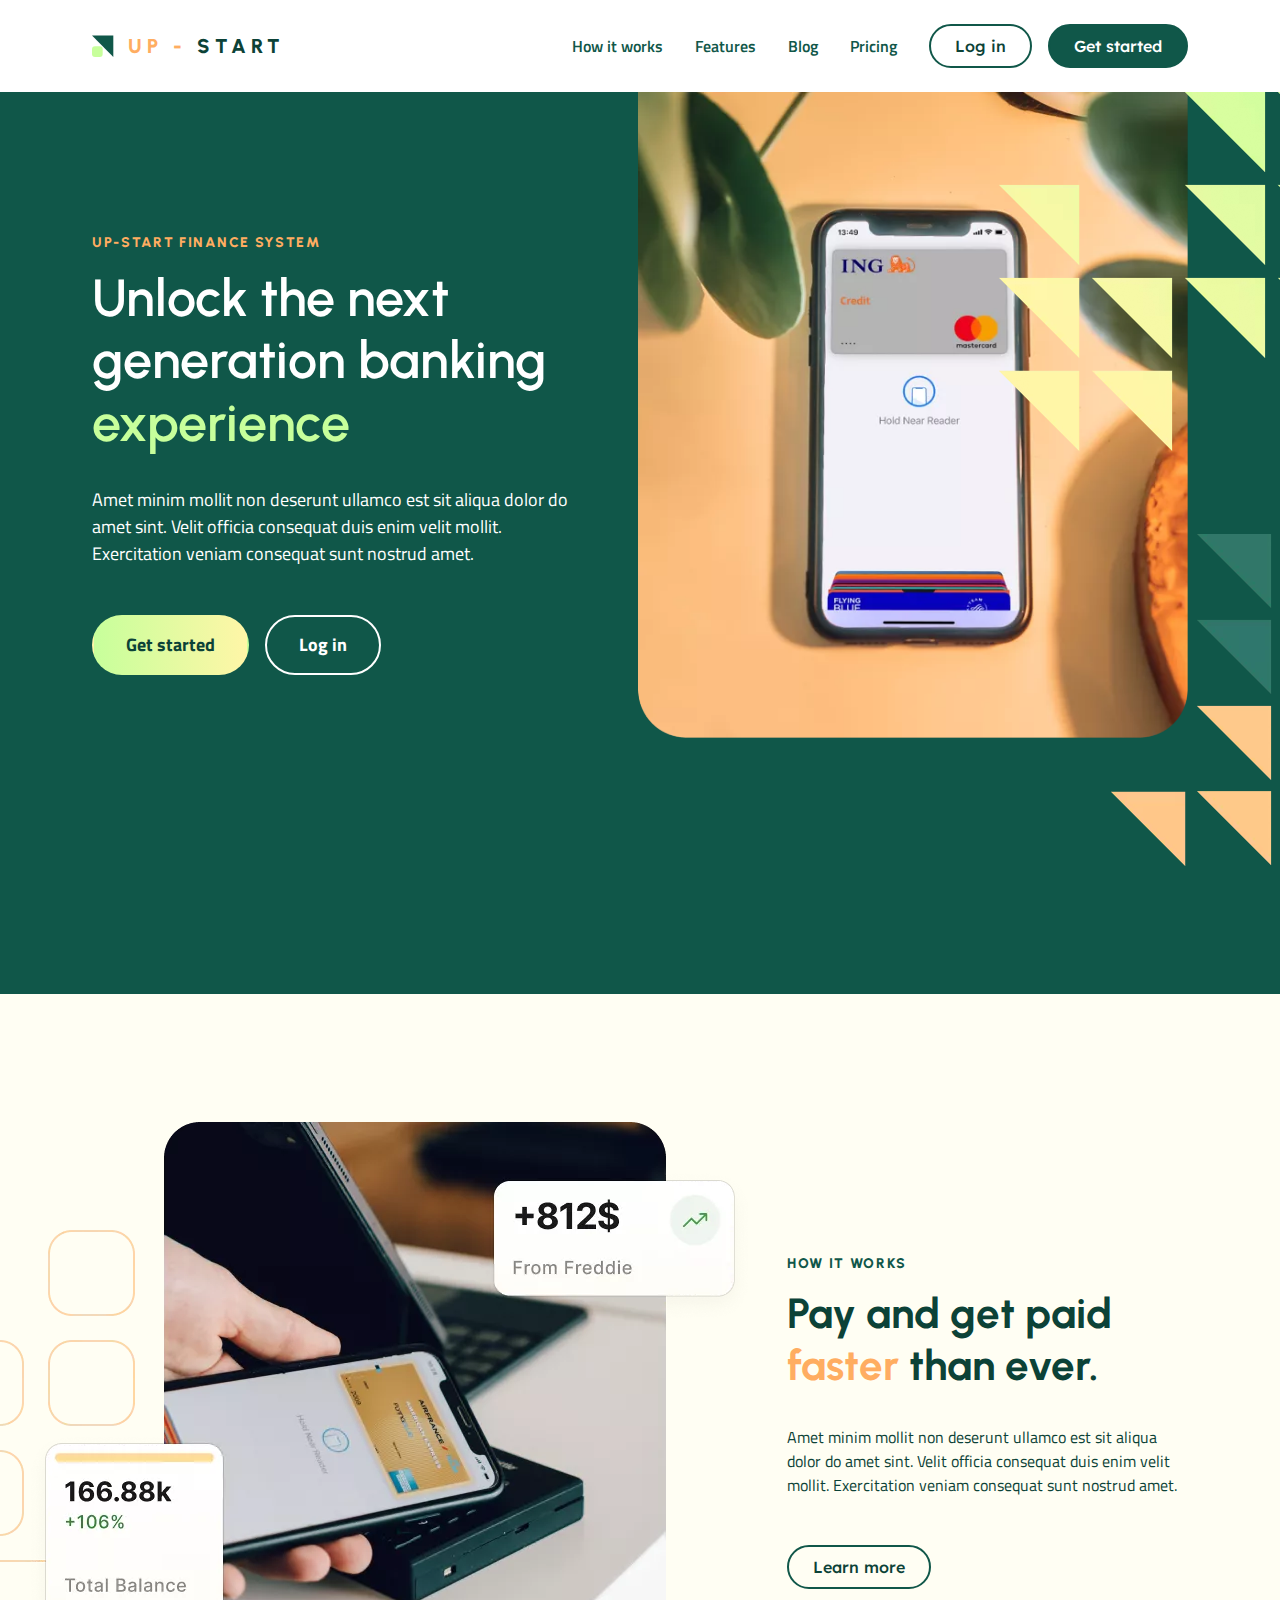
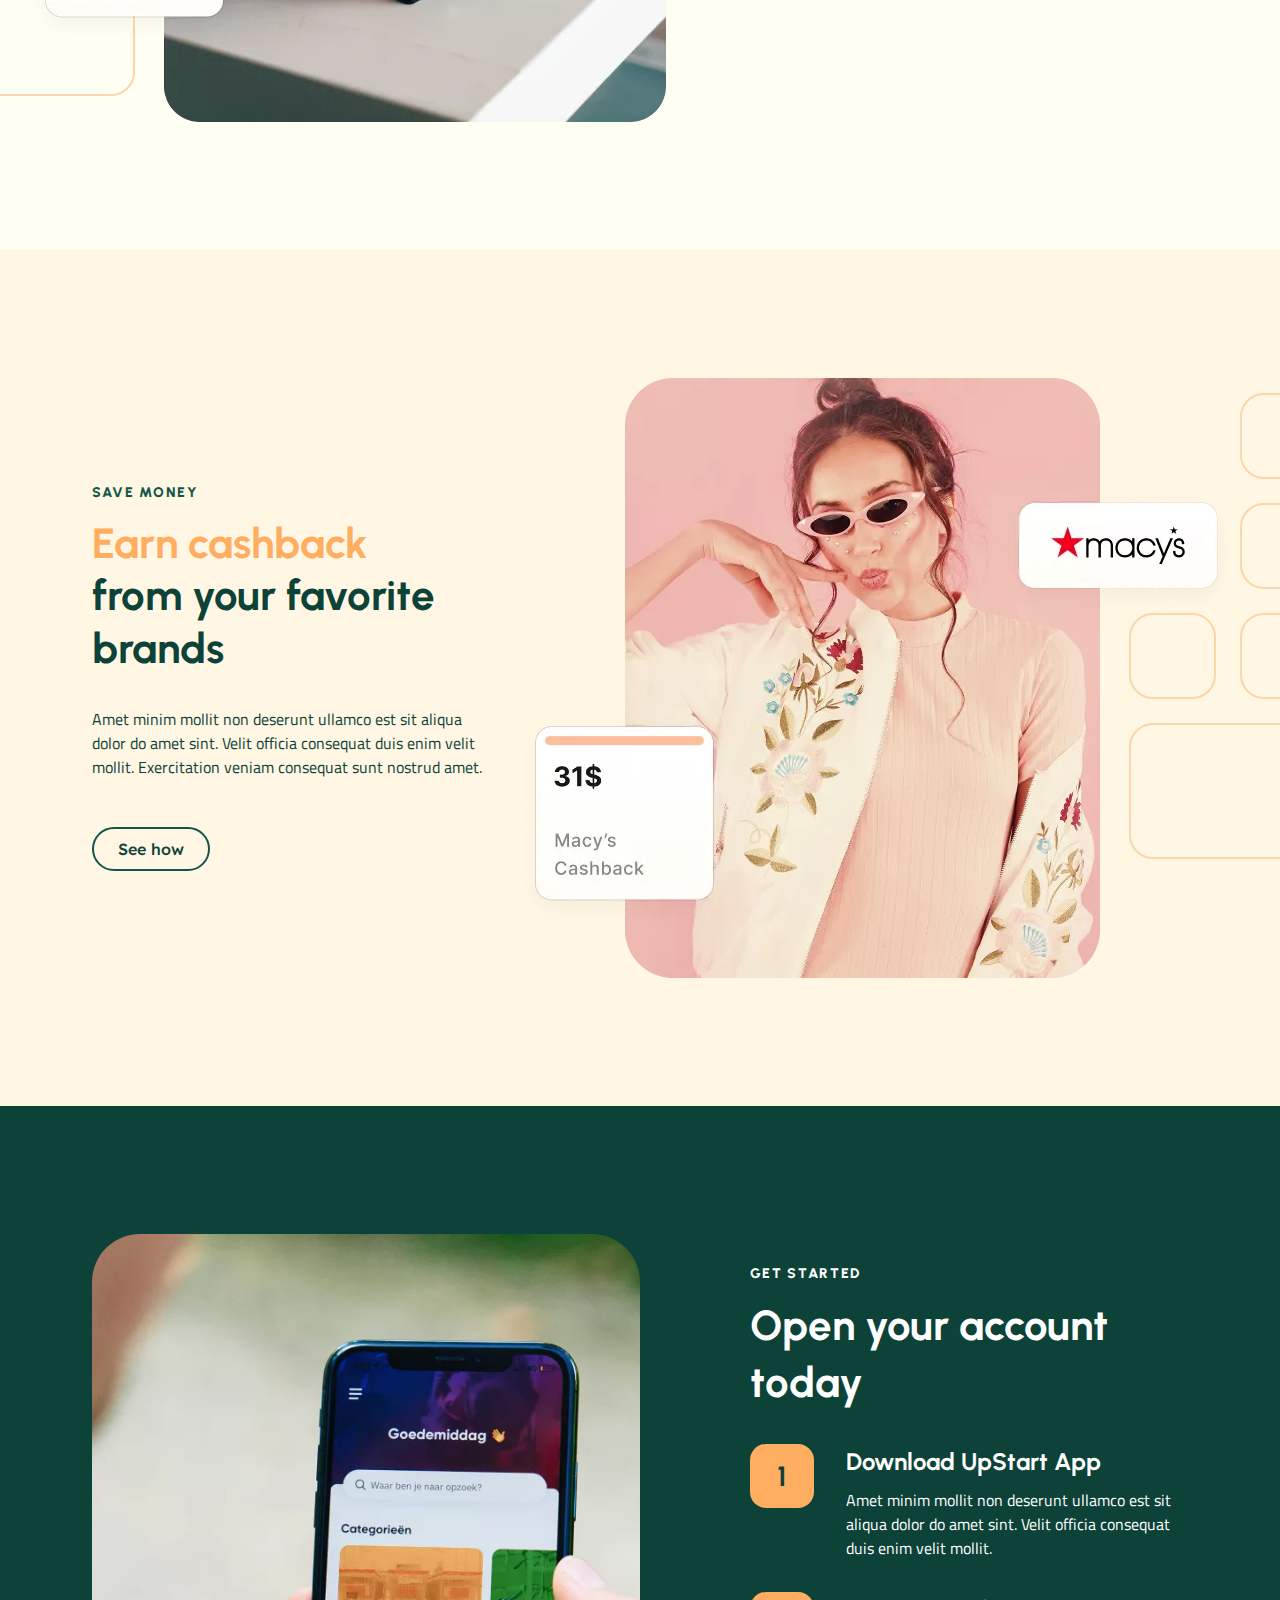
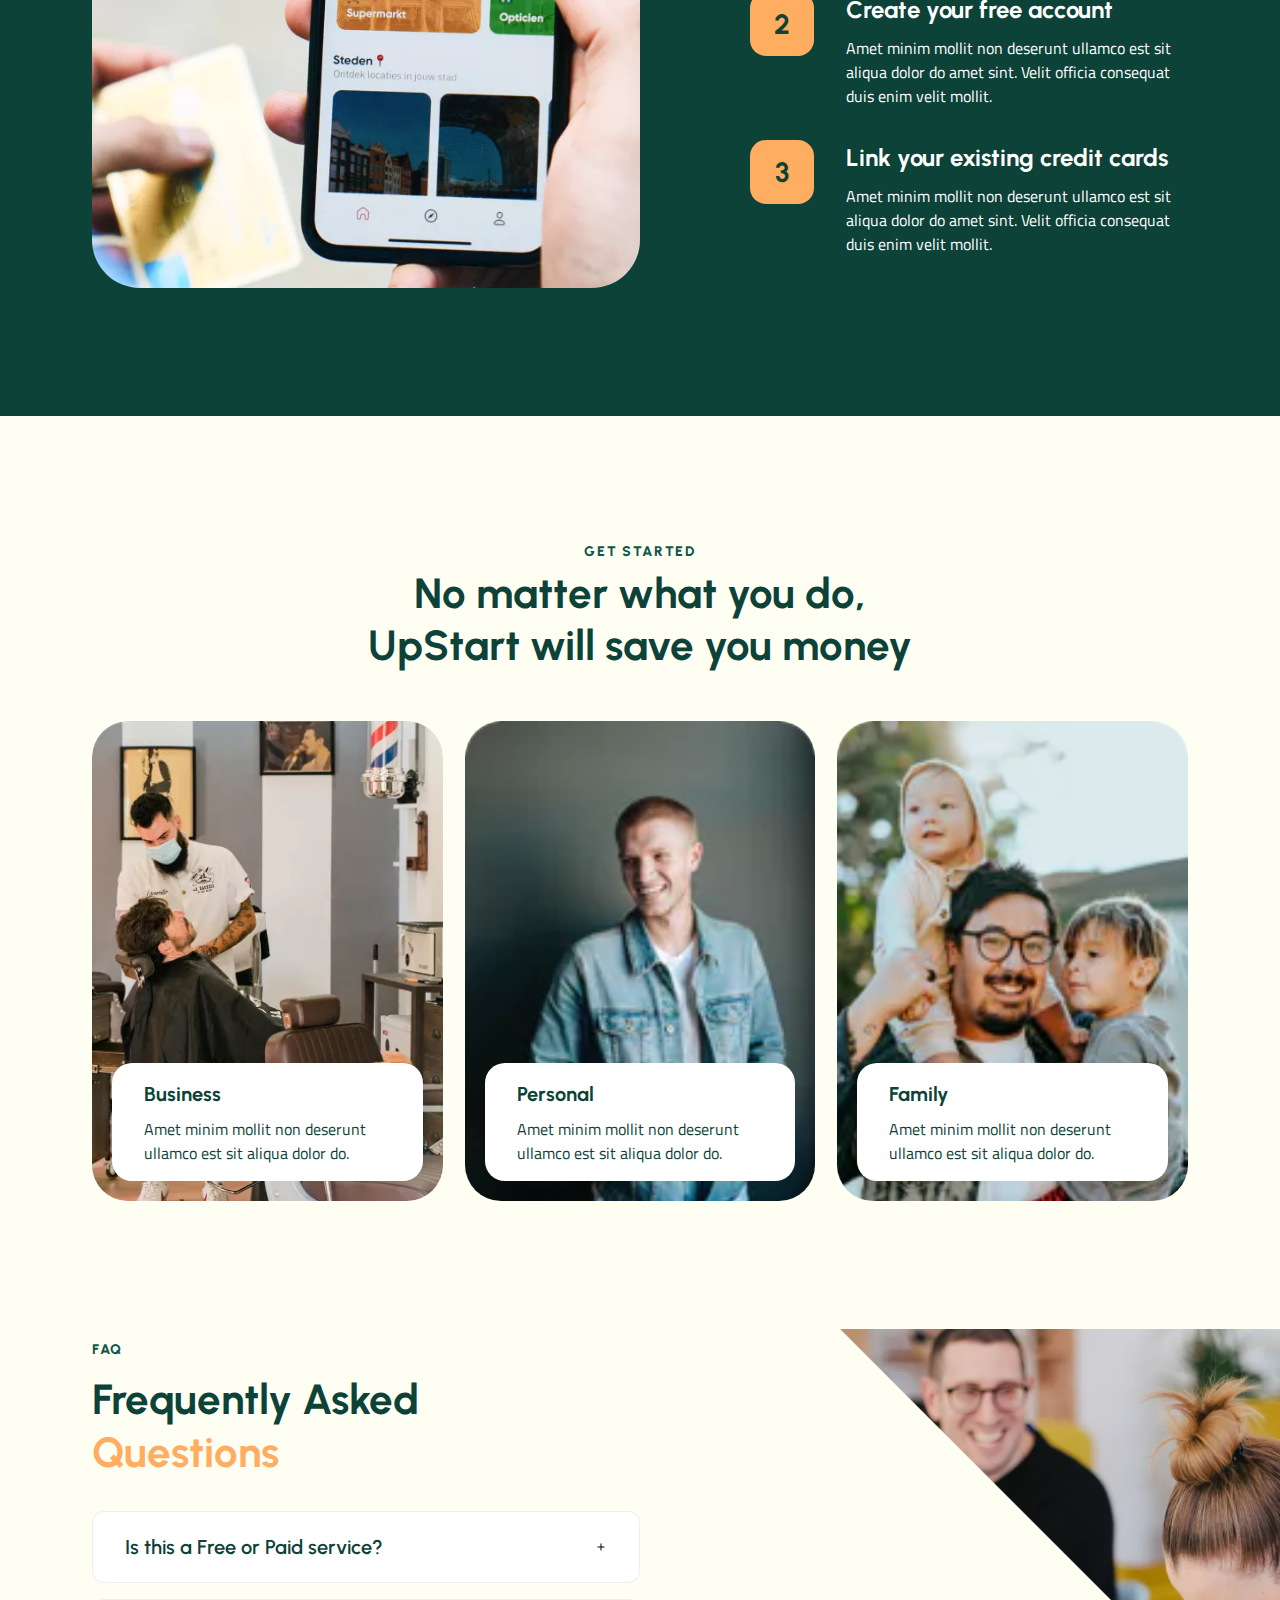
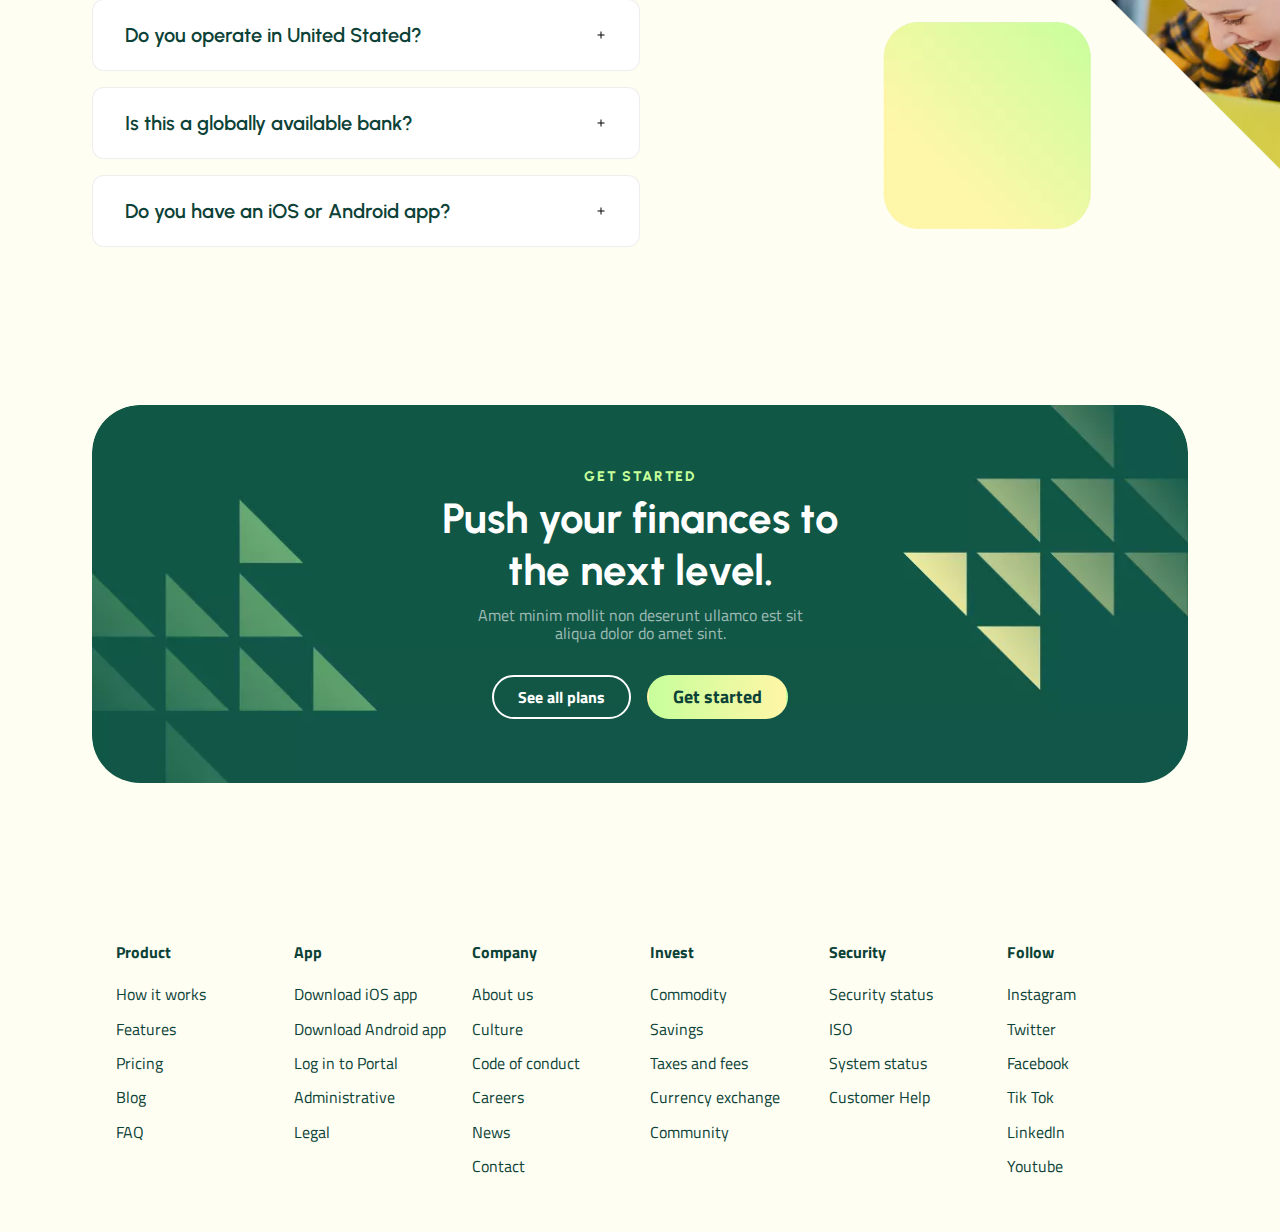
<file: index.html>
<!DOCTYPE html>

<html lang="en">
  <head>
   <!-- Tracking codes -->
    <!-- Segment code -->
    <script>
      !function(){var analytics=window.analytics=window.analytics||[];if(!analytics.initialize)if(analytics.invoked)window.console&&console.error&&console.error("Segment snippet included twice.");else{analytics.invoked=!0;analytics.methods=["trackSubmit","trackClick","trackLink","trackForm","pageview","identify","reset","group","track","ready","alias","debug","page","once","off","on","addSourceMiddleware","addIntegrationMiddleware","setAnonymousId","addDestinationMiddleware"];analytics.factory=function(e){return function(){var t=Array.prototype.slice.call(arguments);t.unshift(e);analytics.push(t);return analytics}};for(var e=0;e<analytics.methods.length;e++){var key=analytics.methods[e];analytics[key]=analytics.factory(key)}analytics.load=function(key,e){var t=document.createElement("script");t.type="text/javascript";t.async=!0;t.src="https://cdn.segment.com/analytics.js/v1/" + key + "/analytics.min.js";var n=document.getElementsByTagName("script")[0];n.parentNode.insertBefore(t,n);analytics._loadOptions=e};analytics._writeKey="sFOr480XIB2599VIOfUGlSjmOYtygkvO";;analytics.SNIPPET_VERSION="4.15.3";
      analytics.load("sFOr480XIB2599VIOfUGlSjmOYtygkvO");
      analytics.page();
      }}();
    </script>
    <title>Up Start Finance</title>
    <meta property="og:title" content="Up Start Finance" />
    <meta property="twitter:card" content="summary_large_image" />
    <meta charset="utf-8" />
    <meta name="viewport" content="width=device-width, initial-scale=1.0" />
    <meta property="og:title" content="Page-1 - Up Start Finance" />

    <meta name="viewport" content="width=device-width, initial-scale=1.0" />
    <meta charset="utf-8" />
    <meta property="twitter:card" content="summary_large_image" />
    <style data-tag="reset-style-sheet">
      html {  line-height: 1.15;}body {  margin: 0;}* {  box-sizing: border-box;  border-width: 0;  border-style: solid;}p,li,ul,pre,div,h1,h2,h3,h4,h5,h6 {  margin: 0;  padding: 0;}button,input,optgroup,select,textarea {  font-family: inherit;  font-size: 100%;  line-height: 1.15;  margin: 0;}button,select {  text-transform: none;}button,[type="button"],[type="reset"],[type="submit"] {  -webkit-appearance: button;}button::-moz-focus-inner,[type="button"]::-moz-focus-inner,[type="reset"]::-moz-focus-inner,[type="submit"]::-moz-focus-inner {  border-style: none;  padding: 0;}button:-moz-focus,[type="button"]:-moz-focus,[type="reset"]:-moz-focus,[type="submit"]:-moz-focus {  outline: 1px dotted ButtonText;}a {  color: inherit;  text-decoration: inherit;}input {  padding: 2px 4px;}img {  display: block;}html { scroll-behavior: smooth  }
    </style>
    <style data-tag="default-style-sheet">
      html {
        font-family: Titillium Web;
        font-size: 16px;
      }

      body {
        font-weight: 400;
        font-style:normal;
        text-decoration: none;
        text-transform: none;
        letter-spacing: normal;
        line-height: 1.15;
        color: var(--dl-color-scheme-green100);
        background-color: var(--dl-color-scheme-yellow20);

      }
    </style>
    <link
      rel="stylesheet"
      href="https://fonts.googleapis.com/css2?family=Lexend:wght@100;200;300;400;500;600;700;800;900&display=swap"
      data-tag="font"
    />
    <link
      rel="stylesheet"
      href="https://fonts.googleapis.com/css2?family=Urbanist:ital,wght@0,100;0,200;0,300;0,400;0,500;0,600;0,700;0,800;0,900;1,100;1,200;1,300;1,400;1,500;1,600;1,700;1,800;1,900&display=swap"
      data-tag="font"
    />
    <link
      rel="stylesheet"
      href="https://fonts.googleapis.com/css2?family=Titillium+Web:ital,wght@0,200;0,300;0,400;0,600;0,700;0,900;1,200;1,300;1,400;1,600;1,700&display=swap"
      data-tag="font"
    />

    <link rel="stylesheet" href="./style.css" />
  </head>
  <body>
    <div>
      <link href="./home.css" rel="stylesheet" />

      <div class="home-container">
        <div class="navbar-container">
          <div class="max-width">
            <div class="home-logo">
              <img
                alt="image"
                src="public/playground_assets/group%202.svg"
                class="home-image"
              />
              <span class="brand-Name">
                <span class="home-text01">UP -</span>
                <span>START</span>
              </span>
            </div>
            <div class="home-links">
              <span class="home-text03 navbar-Link">How it works</span>
              <span class="home-text04 navbar-Link">Features</span>
              <span class="home-text05 navbar-Link">Blog</span>
              <span class="home-text06 navbar-Link">Pricing</span>
              <a id="button_identify"  href="page-1.html" class="button-secondary button">Log in</a>
              <script>
                let button = document.getElementById("button_identify");
                button.addEventListener('click', event => {
                    analytics.identify("test_id", {
                        name: "Loris Soldo",
                        email: "loris.soldo@stackz.fr"
                    });
                });
              </script>
              <a id="button_page" href="page-1.html" class="home-navlink button button-primary">
                Get started
              </a>
              <script>
                let button = document.getElementById("button_page");
                button.addEventListener('click', event => {
                    analytics.track('Button Clicked', {
                        type: 'Get Started',
                        property_test: 'Value'
                    });;
                });
              </script>
            </div>
            <div class="home-burger-menu navbar-burger-menu">
              <svg viewBox="0 0 1024 1024" class="home-icon">
                <path
                  d="M128 256h768v86h-768v-86zM128 554v-84h768v84h-768zM128 768v-86h768v86h-768z"
                ></path>
              </svg>
            </div>
          </div>
        </div>
        <div class="hero-container section-container">
          <div class="home-max-width1 max-width">
            <div class="home-content">
              <span class="home-subtitle before-Heading">
                up-start finance system
              </span>
              <h1 class="home-title">
                <span>Unlock the next generation banking</span>
                <span class="home-text08">experience</span>
              </h1>
              <span class="home-description">
                Amet minim mollit non deserunt ullamco est sit aliqua dolor do
                amet sint. Velit officia consequat duis enim velit mollit.
                Exercitation veniam consequat sunt nostrud amet.
              </span>
              <div class="home-container01">
                <button class="button button-gradient">Get started</button>
                <button class="button button-transparent">Log in</button>
              </div>
            </div>
            <div class="home-image1">
              <img
                alt="image"
                src="public/playground_assets/hero-600w.png"
                class="home-hero-image"
              />
              <img
                alt="image"
                src="public/playground_assets/union-400w.png"
                class="home-graphic-top"
              />
              <img
                alt="image"
                src="public/playground_assets/group%2018-1200w.png"
                class="home-image2"
              />
            </div>
          </div>
        </div>
        <div class="section-container">
          <div class="home-max-width2 max-width">
            <div class="home-image3">
              <img
                alt="image"
                src="public/playground_assets/group%2020-1200w.png"
                class="home-hero-image1"
              />
            </div>
            <div class="home-content1">
              <span class="home-text09 before-Heading">how it works</span>
              <h1 class="home-text10">
                <span class="home-text11">Pay and get paid</span>
                <span class="home-text12">faster</span>
                <span class="home-text13">than ever.</span>
                <span class="home-text14"></span>
              </h1>
              <span class="home-text15">
                Amet minim mollit non deserunt ullamco est sit aliqua dolor do
                amet sint. Velit officia consequat duis enim velit mollit.
                Exercitation veniam consequat sunt nostrud amet.
              </span>
              <div class="home-container02">
                <button class="button-secondary button bg-transparent">
                  Learn more
                </button>
              </div>
            </div>
          </div>
        </div>
        <div class="home-section1 section-container">
          <div class="home-max-width3 max-width">
            <div class="home-content2">
              <span class="home-text16 before-Heading">save money</span>
              <h1 class="home-text17">
                <span class="home-text18">Earn cashback</span>
                <br />
                <span class="home-text20">from your favorite brands</span>
              </h1>
              <span class="home-text21">
                Amet minim mollit non deserunt ullamco est sit aliqua dolor do
                amet sint. Velit officia consequat duis enim velit mollit.
                Exercitation veniam consequat sunt nostrud amet.
              </span>
              <div class="home-container03">
                <button class="button-secondary button bg-transparent">
                  See how
                </button>
              </div>
            </div>
            <div class="home-image4">
              <img
                alt="image"
                src="public/playground_assets/group%2021-1200w.png"
                class="home-hero-image2"
              />
            </div>
          </div>
        </div>
        <div class="home-section2 section-container">
          <div class="home-max-width4 max-width">
            <div class="home-image5">
              <img
                alt="image"
                src="public/playground_assets/jc-gellidon-fnc3yctccoi-unsplash%2014%20%5B1%5D-1200w.png"
                class="home-hero-image3"
              />
            </div>
            <div class="home-content3">
              <span class="home-text22 before-Heading">get started</span>
              <h1 class="home-text23">Open your account today</h1>
              <div class="home-step">
                <div class="home-number">
                  <span class="home-text24">1</span>
                </div>
                <div class="home-container04">
                  <span class="home-title1">Download UpStart App</span>
                  <span class="home-text25">
                    Amet minim mollit non deserunt ullamco est sit aliqua dolor
                    do amet sint. Velit officia consequat duis enim velit
                    mollit.
                  </span>
                </div>
              </div>
              <div class="home-step1">
                <div class="home-number1">
                  <span class="home-text26">2</span>
                </div>
                <div class="home-container05">
                  <span class="home-title2">Create your free account</span>
                  <span class="home-text27">
                    Amet minim mollit non deserunt ullamco est sit aliqua dolor
                    do amet sint. Velit officia consequat duis enim velit
                    mollit.
                  </span>
                </div>
              </div>
              <div class="home-step2">
                <div class="home-number2">
                  <span class="home-text28">3</span>
                </div>
                <div class="home-container06">
                  <span class="home-title3">
                    Link your existing credit cards
                  </span>
                  <span class="home-text29">
                    Amet minim mollit non deserunt ullamco est sit aliqua dolor
                    do amet sint. Velit officia consequat duis enim velit
                    mollit.
                  </span>
                </div>
              </div>
            </div>
          </div>
        </div>
        <div class="section-container">
          <div class="home-max-width5 max-width">
            <span class="home-text30 before-Heading">get started</span>
            <h1 class="home-text31">
              <span>No matter what you do,</span>
              <br />
              <span>UpStart will save you money</span>
            </h1>
            <div class="home-cards-container">
              <div class="card-card card-root-class-name2">
                <div class="card-info">
                  <span class="card-text"><span>Business</span></span>
                  <span class="card-text1">
                    <span>
                      Amet minim mollit non deserunt ullamco est sit aliqua
                      dolor do.
                    </span>
                  </span>
                </div>
              </div>
              <div class="card-card card-root-class-name">
                <div class="card-info">
                  <span class="card-text"><span>Personal</span></span>
                  <span class="card-text1">
                    <span>
                      Amet minim mollit non deserunt ullamco est sit aliqua
                      dolor do.
                    </span>
                  </span>
                </div>
              </div>
              <div class="card-card card-root-class-name1">
                <div class="card-info">
                  <span class="card-text"><span>Family</span></span>
                  <span class="card-text1">
                    <span>
                      Amet minim mollit non deserunt ullamco est sit aliqua
                      dolor do.
                    </span>
                  </span>
                </div>
              </div>
            </div>
          </div>
        </div>
        <div class="home-section4 section-container">
          <div class="home-max-width6 max-width">
            <div class="home-f-a-q">
              <div class="home-questions">
                <span class="home-text34 before-Heading">faq</span>
                <h1 class="home-text35">
                  <span class="home-text36">Frequently Asked</span>
                  <br />
                  <span class="home-text38">Questions</span>
                </h1>
                <div data-role="Accordion" class="question">
                  <div data-type="accordion-header" class="home-trigger">
                    <span class="home-text39">
                      Is this a Free or Paid service?
                    </span>
                    <svg viewBox="0 0 1024 1024" class="home-icon02">
                      <path
                        d="M810 554h-256v256h-84v-256h-256v-84h256v-256h84v256h256v84z"
                      ></path>
                    </svg>
                  </div>
                  <div data-type="accordion-content" class="question-content">
                    <span class="home-text40">
                      Amet minim mollit non deserunt ullamco est sit aliqua
                      dolor do amet sint. Velit officia consequat duis enim
                      velit mollit.
                    </span>
                  </div>
                </div>
                <div data-role="Accordion" class="question">
                  <div data-type="accordion-header" class="home-trigger1">
                    <span class="home-text41">
                      Do you operate in United Stated?
                    </span>
                    <svg viewBox="0 0 1024 1024" class="home-icon04">
                      <path
                        d="M810 554h-256v256h-84v-256h-256v-84h256v-256h84v256h256v84z"
                      ></path>
                    </svg>
                  </div>
                  <div data-type="accordion-content" class="question-content">
                    <span class="home-text42">
                      Amet minim mollit non deserunt ullamco est sit aliqua
                      dolor do amet sint. Velit officia consequat duis enim
                      velit mollit.
                    </span>
                  </div>
                </div>
                <div data-role="Accordion" class="question">
                  <div data-type="accordion-header" class="home-trigger2">
                    <span class="home-text43">
                      Is this a globally available bank?
                    </span>
                    <svg viewBox="0 0 1024 1024" class="home-icon06">
                      <path
                        d="M810 554h-256v256h-84v-256h-256v-84h256v-256h84v256h256v84z"
                      ></path>
                    </svg>
                  </div>
                  <div data-type="accordion-content" class="question-content">
                    <span class="home-text44">
                      Amet minim mollit non deserunt ullamco est sit aliqua
                      dolor do amet sint. Velit officia consequat duis enim
                      velit mollit.
                    </span>
                  </div>
                </div>
                <div data-role="Accordion" class="question">
                  <div data-type="accordion-header" class="home-trigger3">
                    <span class="home-text45">
                      Do you have an iOS or Android app?
                    </span>
                    <svg viewBox="0 0 1024 1024" class="home-icon08">
                      <path
                        d="M810 554h-256v256h-84v-256h-256v-84h256v-256h84v256h256v84z"
                      ></path>
                    </svg>
                  </div>
                  <div data-type="accordion-content" class="question-content">
                    <span class="home-text46">
                      Amet minim mollit non deserunt ullamco est sit aliqua
                      dolor do amet sint. Velit officia consequat duis enim
                      velit mollit.
                    </span>
                  </div>
                </div>
              </div>
              <img
                alt="image"
                src="public/playground_assets/group%202-1200w.png"
                class="home-image6"
              />
            </div>
            <div class="home-banner">
              <span class="home-text47 before-Heading">get started</span>
              <h1 class="home-text48">
                <span>Push your finances to</span>
                <br />
                <span></span>
                <span></span>
                <span>the next level.</span>
              </h1>
              <span class="home-text54">
                <span>Amet minim mollit non deserunt ullamco est sit</span>
                <br />
                <span>aliqua dolor do amet sint.</span>
              </span>
              <div class="home-btns">
                <button class="home-button5 button button-transparent">
                  See all plans
                </button>
                <button class="home-button6 button button-gradient">
                  Get started
                </button>
              </div>
            </div>
          </div>
        </div>
        <footer class="home-footer">
          <div class="home-links-container">
            <div class="home-container07">
              <div class="footer-column">
                <span class="home-text58">Product</span>
                <span class="home-text59">How it works</span>
                <span class="home-text60">Features</span>
                <span class="home-text61">Pricing</span>
                <span class="home-text62">Blog</span>
                <span>FAQ</span>
              </div>
              <div class="footer-column">
                <span class="home-text64">App</span>
                <span class="home-text65">Download iOS app</span>
                <span class="home-text66">Download Android app</span>
                <span class="home-text67">Log in to Portal</span>
                <span class="home-text68">Administrative</span>
                <span>Legal</span>
              </div>
              <div class="footer-column">
                <span class="home-text70">Company</span>
                <span class="home-text71">About us</span>
                <span class="home-text72">Culture</span>
                <span class="home-text73">Code of conduct</span>
                <span class="home-text74">Careers</span>
                <span class="home-text75">News</span>
                <span>Contact</span>
              </div>
              <div class="footer-column">
                <span class="home-text77">Invest</span>
                <span class="home-text78">Commodity</span>
                <span class="home-text79">Savings</span>
                <span class="home-text80">
                  <span>Taxes and fees</span>
                  <br />
                  <span></span>
                </span>
                <span class="home-text83"><span>Currency exchange</span></span>
                <span>Community</span>
              </div>
              <div class="footer-column">
                <span class="home-text86">Security</span>
                <span class="home-text87">Security status</span>
                <span class="home-text88">ISO</span>
                <span class="home-text89">System status</span>
                <span>Customer Help</span>
              </div>
              <div class="footer-column">
                <span class="home-text91">Follow</span>
                <span class="home-text92">Instagram</span>
                <span class="home-text93">Twitter</span>
                <span class="home-text94">Facebook</span>
                <span class="home-text95">Tik Tok</span>
                <span class="home-text96">Linkedln</span>
                <span>Youtube</span>
              </div>
            </div>
          </div>
        </footer>
      </div>
    </div>
    <script>
      window.onload = () => {
        const runAllScripts = () => {
          initializeAllAccordions()
        }

        const listenForUrlChanges = () => {
          let url = location.href
          document.body.addEventListener(
            'click',
            () => {
              requestAnimationFrame(() => {
                if (url !== location.href) {
                  runAllScripts()
                  url = location.href
                }
              })
            },
            true
          )
        }

        const initializeAllAccordions = () => {
          const allAccordions = document.querySelectorAll('[data-role="Accordion"]');

          allAccordions.forEach((accordion) => {
            const accordionHeader = accordion.querySelector('[data-type="accordion-header"]')
            const accordionContent = accordion.querySelector('[data-type="accordion-content"]')

            accordionHeader.addEventListener('click', () => {
              if (accordionContent.style.maxHeight) {
                accordionContent.style.maxHeight = ''
              } else {
                accordionContent.style.maxHeight = `${accordionContent.scrollHeight}px`
              }
            })
          })
        }

        listenForUrlChanges()
        runAllScripts()
      }
    </script>
  </body>
</html>
</file>
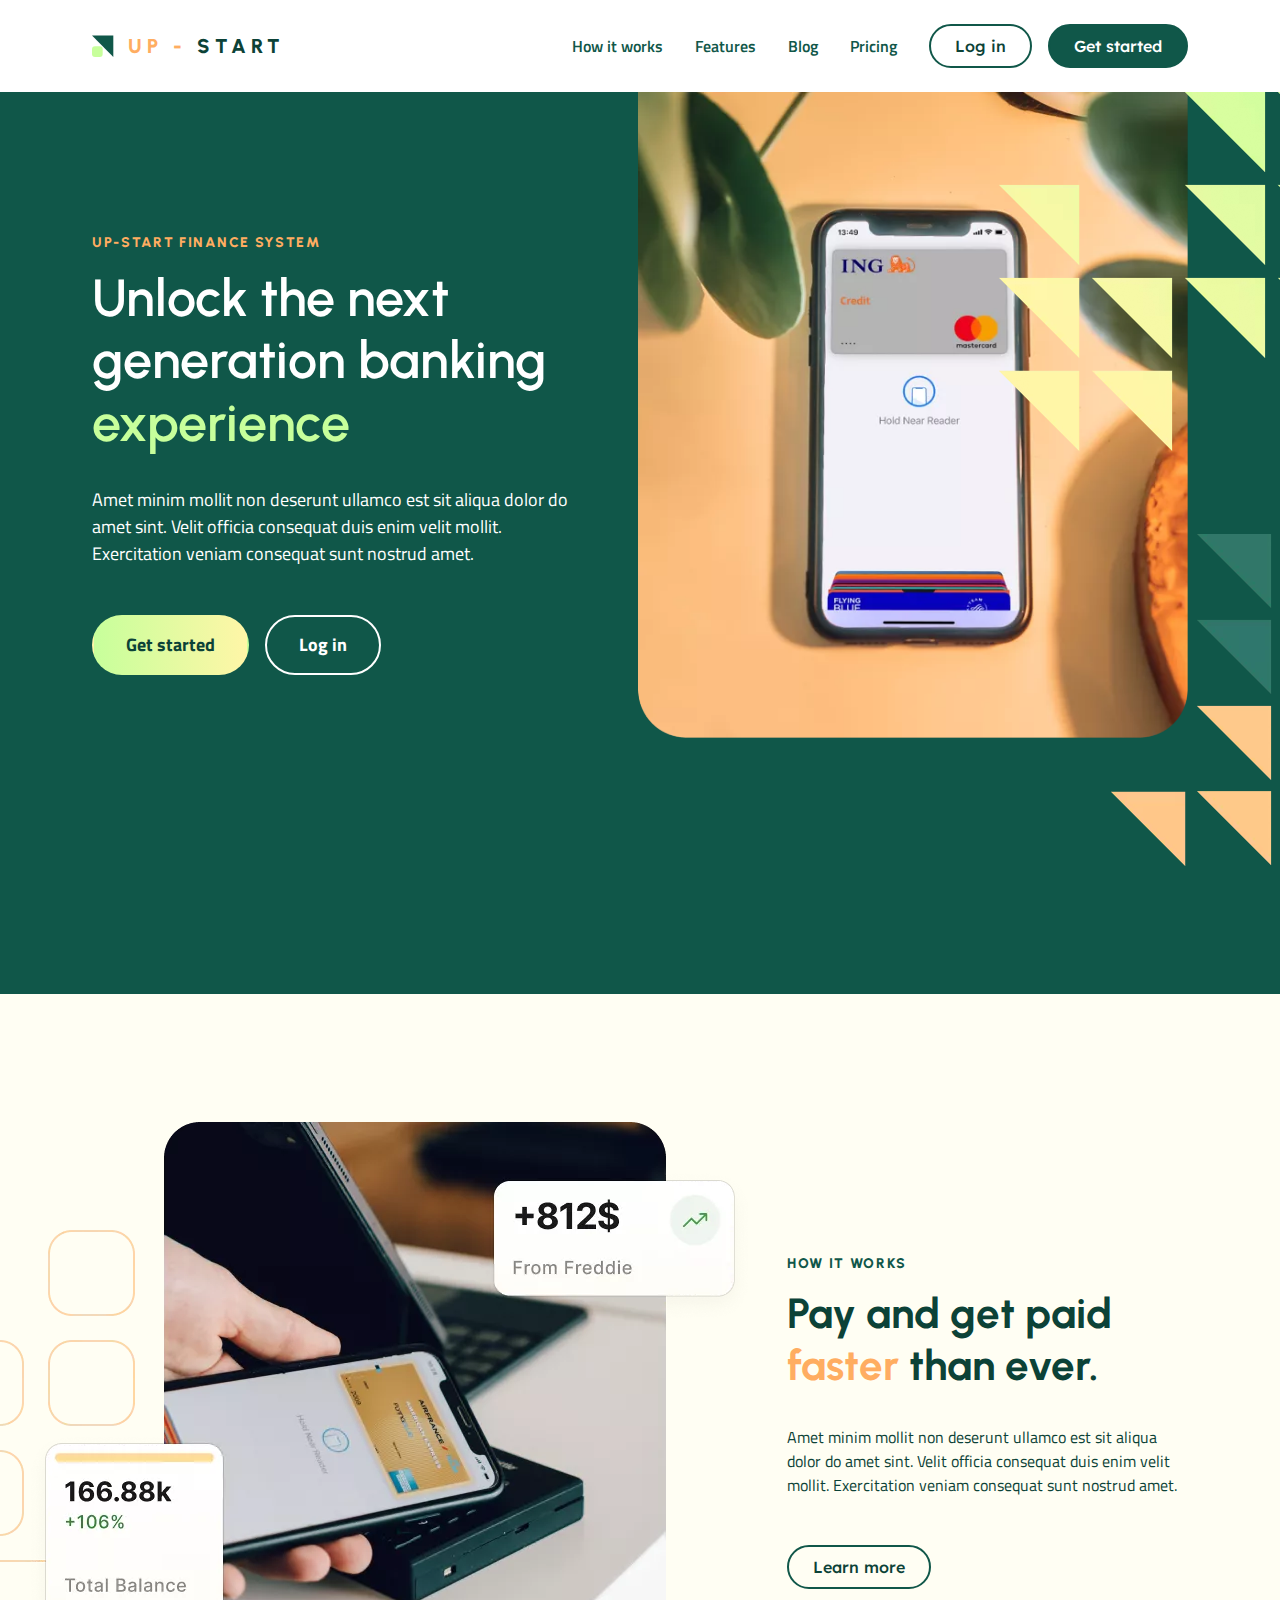
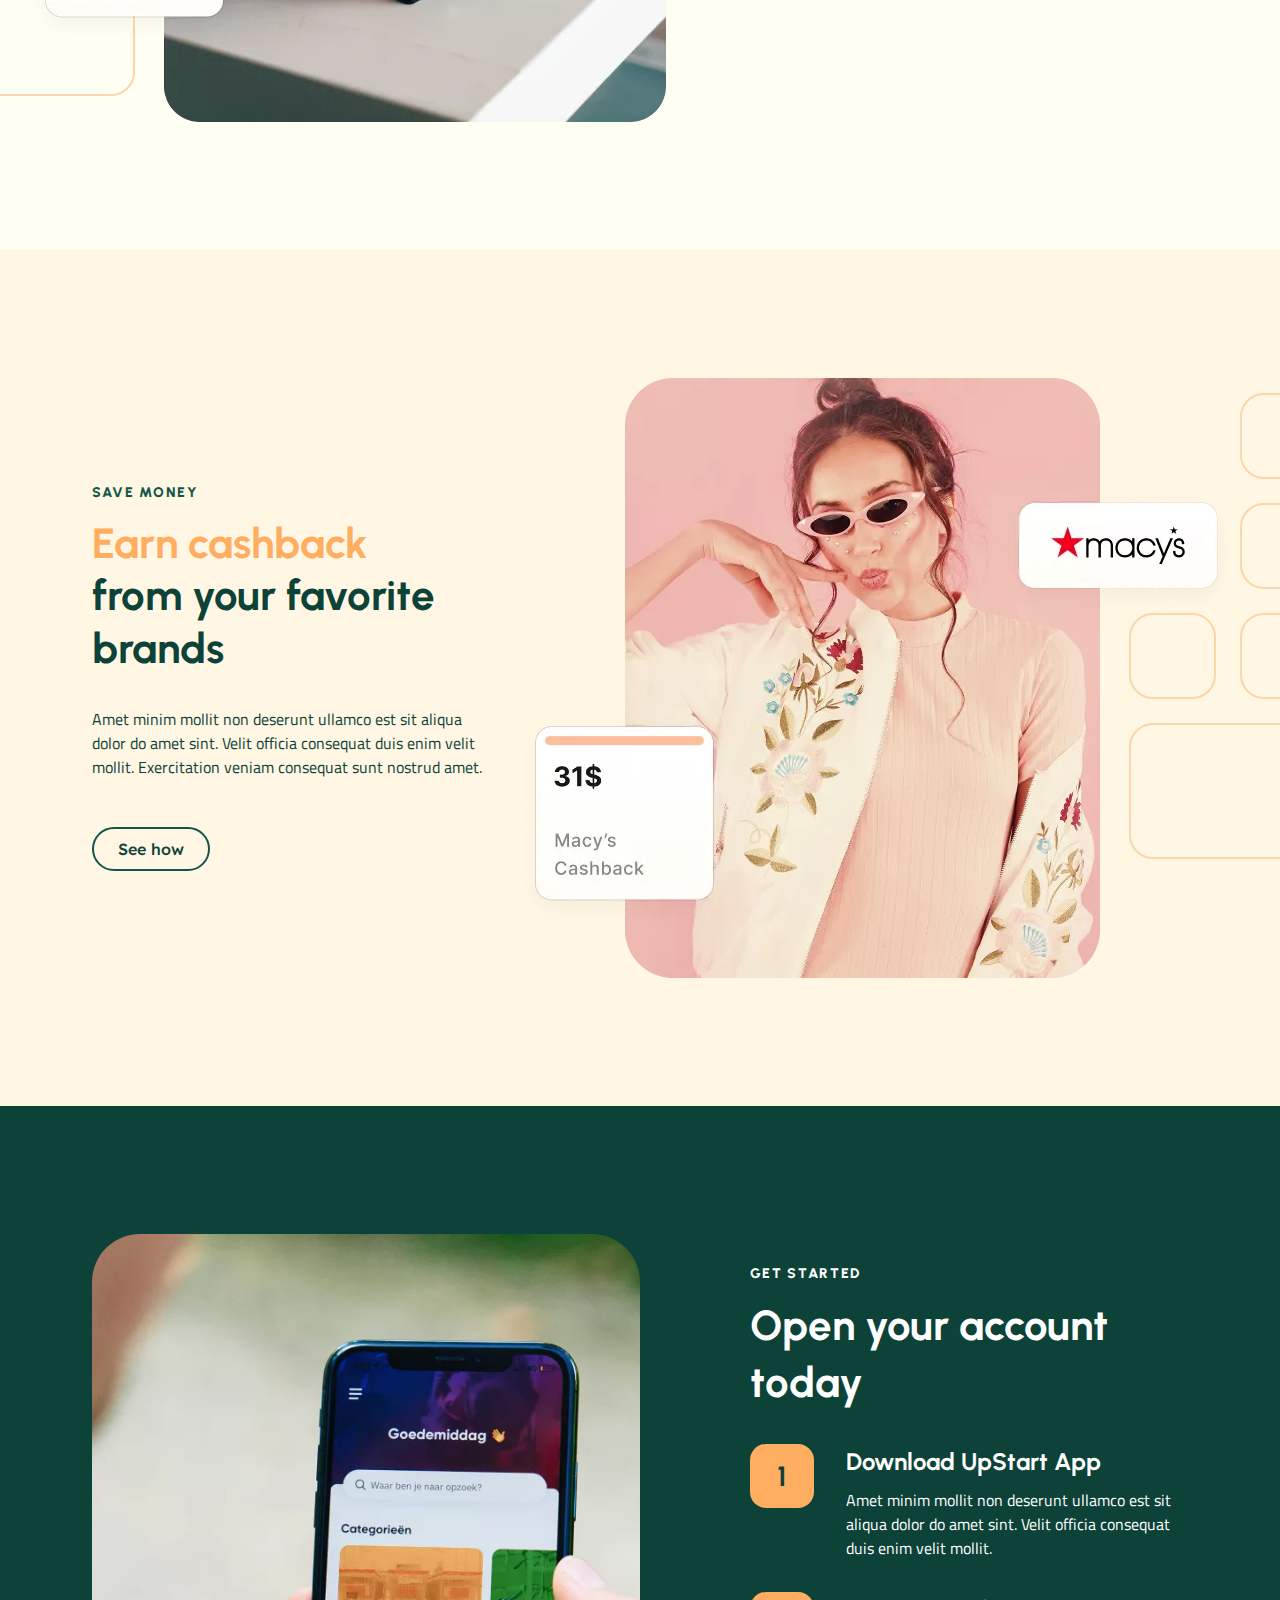
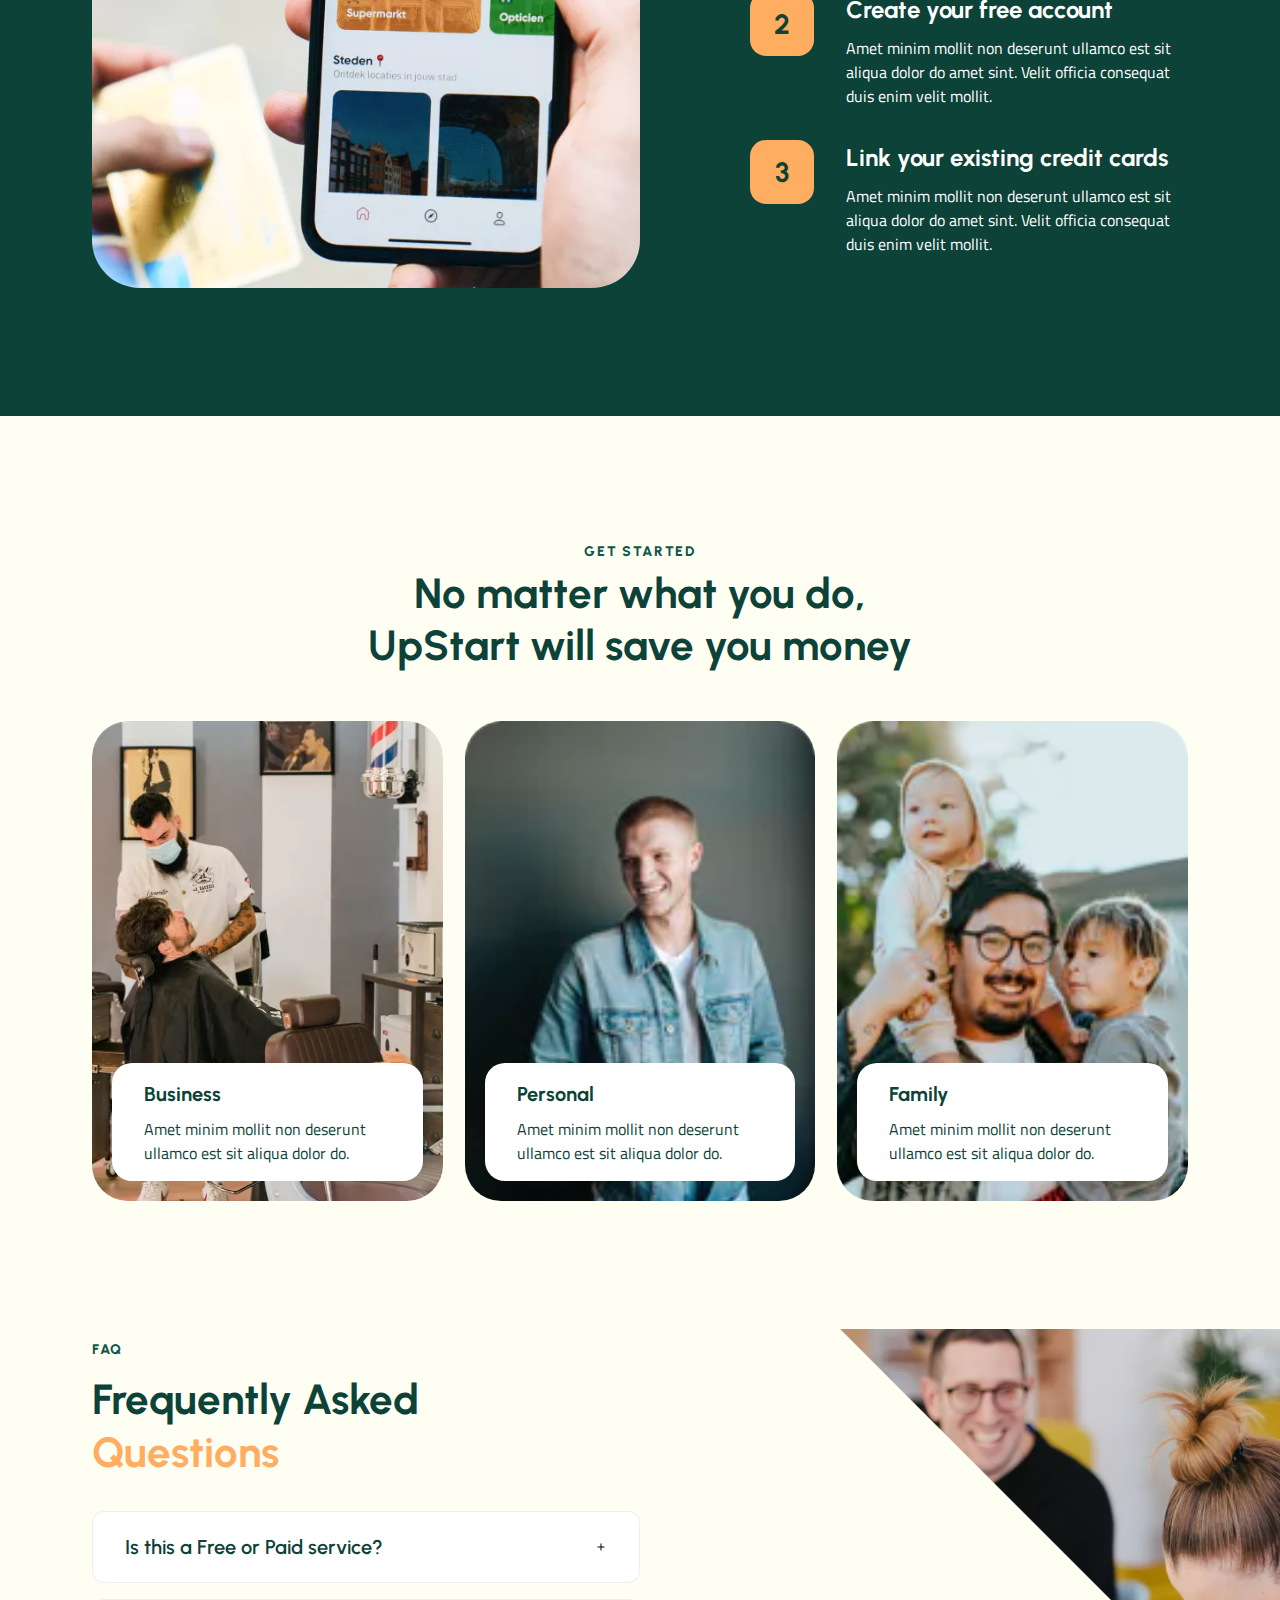
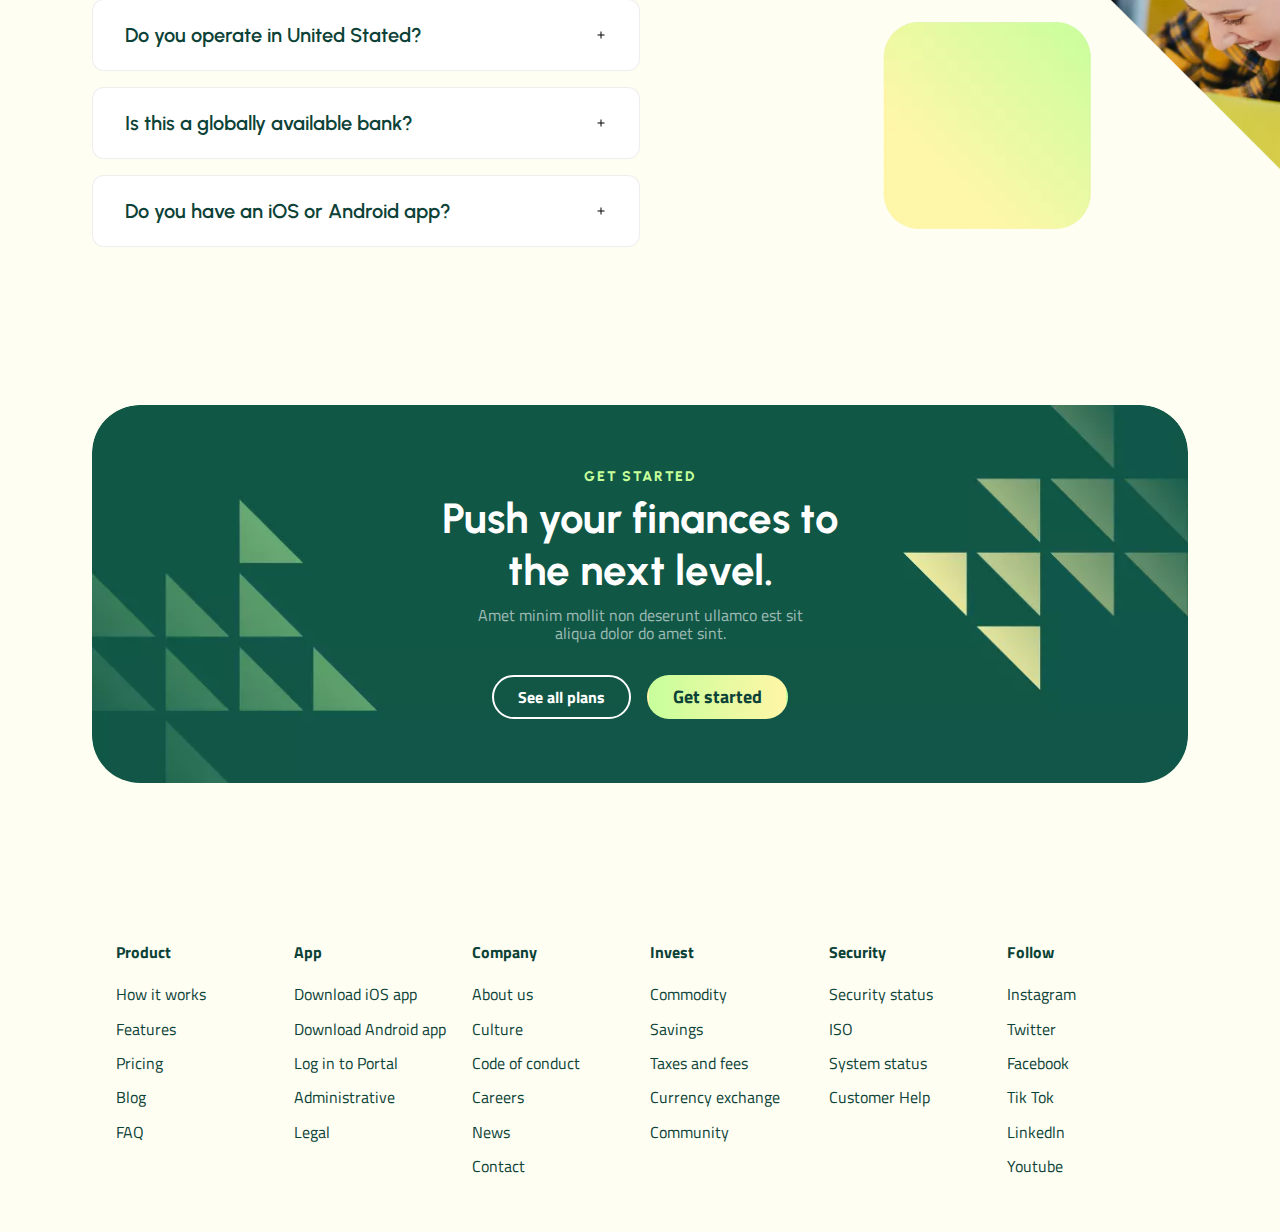
<file: page-1.html>
<!DOCTYPE html>

<html lang="en">
  <head>
    <title>Page-1 - Up Start Finance</title>
    <meta property="og:title" content="Page-1 - Up Start Finance" />

    <meta name="viewport" content="width=device-width, initial-scale=1.0" />
    <meta charset="utf-8" />
    <meta property="twitter:card" content="summary_large_image" />
    <style data-tag="reset-style-sheet">
      html {  line-height: 1.15;}body {  margin: 0;}* {  box-sizing: border-box;  border-width: 0;  border-style: solid;}p,li,ul,pre,div,h1,h2,h3,h4,h5,h6 {  margin: 0;  padding: 0;}button,input,optgroup,select,textarea {  font-family: inherit;  font-size: 100%;  line-height: 1.15;  margin: 0;}button,select {  text-transform: none;}button,[type="button"],[type="reset"],[type="submit"] {  -webkit-appearance: button;}button::-moz-focus-inner,[type="button"]::-moz-focus-inner,[type="reset"]::-moz-focus-inner,[type="submit"]::-moz-focus-inner {  border-style: none;  padding: 0;}button:-moz-focus,[type="button"]:-moz-focus,[type="reset"]:-moz-focus,[type="submit"]:-moz-focus {  outline: 1px dotted ButtonText;}a {  color: inherit;  text-decoration: inherit;}input {  padding: 2px 4px;}img {  display: block;}html { scroll-behavior: smooth  }
    </style>
    <style data-tag="default-style-sheet">
      html {
        font-family: Titillium Web;
        font-size: 16px;
      }

      body {
        font-weight: 400;
        font-style:normal;
        text-decoration: none;
        text-transform: none;
        letter-spacing: normal;
        line-height: 1.15;
        color: var(--dl-color-scheme-green100);
        background-color: var(--dl-color-scheme-yellow20);

      }
    </style>
    <link
      rel="stylesheet"
      href="https://fonts.googleapis.com/css2?family=Lexend:wght@100;200;300;400;500;600;700;800;900&display=swap"
      data-tag="font"
    />
    <link
      rel="stylesheet"
      href="https://fonts.googleapis.com/css2?family=Urbanist:ital,wght@0,100;0,200;0,300;0,400;0,500;0,600;0,700;0,800;0,900;1,100;1,200;1,300;1,400;1,500;1,600;1,700;1,800;1,900&display=swap"
      data-tag="font"
    />
    <link
      rel="stylesheet"
      href="https://fonts.googleapis.com/css2?family=Titillium+Web:ital,wght@0,200;0,300;0,400;0,600;0,700;0,900;1,200;1,300;1,400;1,600;1,700&display=swap"
      data-tag="font"
    />

    <link rel="stylesheet" href="./style.css" />
  </head>
  <body>
    <div>
      <link href="./page-1.css" rel="stylesheet" />

      <div class="page1-container">
        <div class="navbar-container">
          <div class="max-width">
            <div class="page1-logo">
              <img
                alt="image"
                src="public/playground_assets/group%202.svg"
                class="page1-image"
              />
              <span class="brand-Name">
                <span class="page1-text01">UP -</span>
                <span>START</span>
              </span>
            </div>
            <div class="page1-links">
              <span class="page1-text03 navbar-Link">How it works</span>
              <span class="page1-text04 navbar-Link">Features</span>
              <span class="page1-text05 navbar-Link">Blog</span>
              <span class="page1-text06 navbar-Link">Pricing</span>
              <button class="button-secondary button">Log in</button>
              <button class="button button-primary">Get started</button>
            </div>
            <div class="page1-burger-menu navbar-burger-menu">
              <svg viewBox="0 0 1024 1024" class="page1-icon">
                <path
                  d="M128 256h768v86h-768v-86zM128 554v-84h768v84h-768zM128 768v-86h768v86h-768z"
                ></path>
              </svg>
            </div>
          </div>
        </div>
        <div class="hero-container section-container">
          <div class="page1-max-width1 max-width">
            <div class="page1-content">
              <span class="page1-subtitle before-Heading">
                up-start finance system
              </span>
              <h1 class="page1-title">
                <span>Unlock the next generation banking</span>
                <span class="page1-text08">experience</span>
              </h1>
              <span class="page1-description">
                Amet minim mollit non deserunt ullamco est sit aliqua dolor do
                amet sint. Velit officia consequat duis enim velit mollit.
                Exercitation veniam consequat sunt nostrud amet.
              </span>
              <div class="page1-container01">
                <button class="button button-gradient">Get started</button>
                <button class="button button-transparent">Log in</button>
              </div>
            </div>
            <div class="page1-image1">
              <img
                alt="image"
                src="public/playground_assets/hero-600w.png"
                class="page1-hero-image"
              />
              <img
                alt="image"
                src="public/playground_assets/union-400w.png"
                class="page1-graphic-top"
              />
              <img
                alt="image"
                src="public/playground_assets/group%2018-1200w.png"
                class="page1-image2"
              />
            </div>
          </div>
        </div>
        <div class="section-container">
          <div class="page1-max-width2 max-width">
            <div class="page1-image3">
              <img
                alt="image"
                src="public/playground_assets/group%2020-1200w.png"
                class="page1-hero-image1"
              />
            </div>
            <div class="page1-content1">
              <span class="page1-text09 before-Heading">how it works</span>
              <h1 class="page1-text10">
                <span class="page1-text11">Pay and get paid</span>
                <span class="page1-text12">faster</span>
                <span class="page1-text13">than ever.</span>
                <span class="page1-text14"></span>
              </h1>
              <span class="page1-text15">
                Amet minim mollit non deserunt ullamco est sit aliqua dolor do
                amet sint. Velit officia consequat duis enim velit mollit.
                Exercitation veniam consequat sunt nostrud amet.
              </span>
              <div class="page1-container02">
                <button class="button-secondary button bg-transparent">
                  Learn more
                </button>
              </div>
            </div>
          </div>
        </div>
        <div class="page1-section1 section-container">
          <div class="page1-max-width3 max-width">
            <div class="page1-content2">
              <span class="page1-text16 before-Heading">save money</span>
              <h1 class="page1-text17">
                <span class="page1-text18">Earn cashback</span>
                <br />
                <span class="page1-text20">from your favorite brands</span>
              </h1>
              <span class="page1-text21">
                Amet minim mollit non deserunt ullamco est sit aliqua dolor do
                amet sint. Velit officia consequat duis enim velit mollit.
                Exercitation veniam consequat sunt nostrud amet.
              </span>
              <div class="page1-container03">
                <button class="button-secondary button bg-transparent">
                  See how
                </button>
              </div>
            </div>
            <div class="page1-image4">
              <img
                alt="image"
                src="public/playground_assets/group%2021-1200w.png"
                class="page1-hero-image2"
              />
            </div>
          </div>
        </div>
        <div class="page1-section2 section-container">
          <div class="page1-max-width4 max-width">
            <div class="page1-image5">
              <img
                alt="image"
                src="public/playground_assets/jc-gellidon-fnc3yctccoi-unsplash%2014%20%5B1%5D-1200w.png"
                class="page1-hero-image3"
              />
            </div>
            <div class="page1-content3">
              <span class="page1-text22 before-Heading">get started</span>
              <h1 class="page1-text23">Open your account today</h1>
              <div class="page1-step">
                <div class="page1-number">
                  <span class="page1-text24">1</span>
                </div>
                <div class="page1-container04">
                  <span class="page1-title1">Download UpStart App</span>
                  <span class="page1-text25">
                    Amet minim mollit non deserunt ullamco est sit aliqua dolor
                    do amet sint. Velit officia consequat duis enim velit
                    mollit.
                  </span>
                </div>
              </div>
              <div class="page1-step1">
                <div class="page1-number1">
                  <span class="page1-text26">2</span>
                </div>
                <div class="page1-container05">
                  <span class="page1-title2">Create your free account</span>
                  <span class="page1-text27">
                    Amet minim mollit non deserunt ullamco est sit aliqua dolor
                    do amet sint. Velit officia consequat duis enim velit
                    mollit.
                  </span>
                </div>
              </div>
              <div class="page1-step2">
                <div class="page1-number2">
                  <span class="page1-text28">3</span>
                </div>
                <div class="page1-container06">
                  <span class="page1-title3">
                    Link your existing credit cards
                  </span>
                  <span class="page1-text29">
                    Amet minim mollit non deserunt ullamco est sit aliqua dolor
                    do amet sint. Velit officia consequat duis enim velit
                    mollit.
                  </span>
                </div>
              </div>
            </div>
          </div>
        </div>
        <div class="section-container">
          <div class="page1-max-width5 max-width">
            <span class="page1-text30 before-Heading">get started</span>
            <h1 class="page1-text31">
              <span>No matter what you do,</span>
              <br />
              <span>UpStart will save you money</span>
            </h1>
            <div class="page1-cards-container">
              <div class="card-card card-root-class-name6">
                <div class="card-info">
                  <span class="card-text"><span>Business</span></span>
                  <span class="card-text1">
                    <span>
                      Amet minim mollit non deserunt ullamco est sit aliqua
                      dolor do.
                    </span>
                  </span>
                </div>
              </div>
              <div class="card-card card-root-class-name7">
                <div class="card-info">
                  <span class="card-text"><span>Personal</span></span>
                  <span class="card-text1">
                    <span>
                      Amet minim mollit non deserunt ullamco est sit aliqua
                      dolor do.
                    </span>
                  </span>
                </div>
              </div>
              <div class="card-card card-root-class-name8">
                <div class="card-info">
                  <span class="card-text"><span>Family</span></span>
                  <span class="card-text1">
                    <span>
                      Amet minim mollit non deserunt ullamco est sit aliqua
                      dolor do.
                    </span>
                  </span>
                </div>
              </div>
            </div>
          </div>
        </div>
        <div class="page1-section4 section-container">
          <div class="page1-max-width6 max-width">
            <div class="page1-f-a-q">
              <div class="page1-questions">
                <span class="page1-text34 before-Heading">faq</span>
                <h1 class="page1-text35">
                  <span class="page1-text36">Frequently Asked</span>
                  <br />
                  <span class="page1-text38">Questions</span>
                </h1>
                <div data-role="Accordion" class="question">
                  <div data-type="accordion-header" class="page1-trigger">
                    <span class="page1-text39">
                      Is this a Free or Paid service?
                    </span>
                    <svg viewBox="0 0 1024 1024" class="page1-icon02">
                      <path
                        d="M810 554h-256v256h-84v-256h-256v-84h256v-256h84v256h256v84z"
                      ></path>
                    </svg>
                  </div>
                  <div data-type="accordion-content" class="question-content">
                    <span class="page1-text40">
                      Amet minim mollit non deserunt ullamco est sit aliqua
                      dolor do amet sint. Velit officia consequat duis enim
                      velit mollit.
                    </span>
                  </div>
                </div>
                <div data-role="Accordion" class="question">
                  <div data-type="accordion-header" class="page1-trigger1">
                    <span class="page1-text41">
                      Do you operate in United Stated?
                    </span>
                    <svg viewBox="0 0 1024 1024" class="page1-icon04">
                      <path
                        d="M810 554h-256v256h-84v-256h-256v-84h256v-256h84v256h256v84z"
                      ></path>
                    </svg>
                  </div>
                  <div data-type="accordion-content" class="question-content">
                    <span class="page1-text42">
                      Amet minim mollit non deserunt ullamco est sit aliqua
                      dolor do amet sint. Velit officia consequat duis enim
                      velit mollit.
                    </span>
                  </div>
                </div>
                <div data-role="Accordion" class="question">
                  <div data-type="accordion-header" class="page1-trigger2">
                    <span class="page1-text43">
                      Is this a globally available bank?
                    </span>
                    <svg viewBox="0 0 1024 1024" class="page1-icon06">
                      <path
                        d="M810 554h-256v256h-84v-256h-256v-84h256v-256h84v256h256v84z"
                      ></path>
                    </svg>
                  </div>
                  <div data-type="accordion-content" class="question-content">
                    <span class="page1-text44">
                      Amet minim mollit non deserunt ullamco est sit aliqua
                      dolor do amet sint. Velit officia consequat duis enim
                      velit mollit.
                    </span>
                  </div>
                </div>
                <div data-role="Accordion" class="question">
                  <div data-type="accordion-header" class="page1-trigger3">
                    <span class="page1-text45">
                      Do you have an iOS or Android app?
                    </span>
                    <svg viewBox="0 0 1024 1024" class="page1-icon08">
                      <path
                        d="M810 554h-256v256h-84v-256h-256v-84h256v-256h84v256h256v84z"
                      ></path>
                    </svg>
                  </div>
                  <div data-type="accordion-content" class="question-content">
                    <span class="page1-text46">
                      Amet minim mollit non deserunt ullamco est sit aliqua
                      dolor do amet sint. Velit officia consequat duis enim
                      velit mollit.
                    </span>
                  </div>
                </div>
              </div>
              <img
                alt="image"
                src="public/playground_assets/group%202-1200w.png"
                class="page1-image6"
              />
            </div>
            <div class="page1-banner">
              <span class="page1-text47 before-Heading">get started</span>
              <h1 class="page1-text48">
                <span>Push your finances to</span>
                <br />
                <span></span>
                <span></span>
                <span>the next level.</span>
              </h1>
              <span class="page1-text54">
                <span>Amet minim mollit non deserunt ullamco est sit</span>
                <br />
                <span>aliqua dolor do amet sint.</span>
              </span>
              <div class="page1-btns">
                <button class="page1-button6 button button-transparent">
                  See all plans
                </button>
                <button class="page1-button7 button button-gradient">
                  Get started
                </button>
              </div>
            </div>
          </div>
        </div>
        <footer class="page1-footer">
          <div class="page1-links-container">
            <div class="page1-container07">
              <div class="footer-column">
                <span class="page1-text58">Product</span>
                <span class="page1-text59">How it works</span>
                <span class="page1-text60">Features</span>
                <span class="page1-text61">Pricing</span>
                <span class="page1-text62">Blog</span>
                <span>FAQ</span>
              </div>
              <div class="footer-column">
                <span class="page1-text64">App</span>
                <span class="page1-text65">Download iOS app</span>
                <span class="page1-text66">Download Android app</span>
                <span class="page1-text67">Log in to Portal</span>
                <span class="page1-text68">Administrative</span>
                <span>Legal</span>
              </div>
              <div class="footer-column">
                <span class="page1-text70">Company</span>
                <span class="page1-text71">About us</span>
                <span class="page1-text72">Culture</span>
                <span class="page1-text73">Code of conduct</span>
                <span class="page1-text74">Careers</span>
                <span class="page1-text75">News</span>
                <span>Contact</span>
              </div>
              <div class="footer-column">
                <span class="page1-text77">Invest</span>
                <span class="page1-text78">Commodity</span>
                <span class="page1-text79">Savings</span>
                <span class="page1-text80">
                  <span>Taxes and fees</span>
                  <br />
                  <span></span>
                </span>
                <span class="page1-text83"><span>Currency exchange</span></span>
                <span>Community</span>
              </div>
              <div class="footer-column">
                <span class="page1-text86">Security</span>
                <span class="page1-text87">Security status</span>
                <span class="page1-text88">ISO</span>
                <span class="page1-text89">System status</span>
                <span>Customer Help</span>
              </div>
              <div class="footer-column">
                <span class="page1-text91">Follow</span>
                <span class="page1-text92">Instagram</span>
                <span class="page1-text93">Twitter</span>
                <span class="page1-text94">Facebook</span>
                <span class="page1-text95">Tik Tok</span>
                <span class="page1-text96">Linkedln</span>
                <span>Youtube</span>
              </div>
            </div>
          </div>
        </footer>
      </div>
    </div>
    <script>
      window.onload = () => {
        const runAllScripts = () => {
          initializeAllAccordions()
        }

        const listenForUrlChanges = () => {
          let url = location.href
          document.body.addEventListener(
            'click',
            () => {
              requestAnimationFrame(() => {
                if (url !== location.href) {
                  runAllScripts()
                  url = location.href
                }
              })
            },
            true
          )
        }

        const initializeAllAccordions = () => {
          const allAccordions = document.querySelectorAll('[data-role="Accordion"]');

          allAccordions.forEach((accordion) => {
            const accordionHeader = accordion.querySelector('[data-type="accordion-header"]')
            const accordionContent = accordion.querySelector('[data-type="accordion-content"]')

            accordionHeader.addEventListener('click', () => {
              if (accordionContent.style.maxHeight) {
                accordionContent.style.maxHeight = ''
              } else {
                accordionContent.style.maxHeight = `${accordionContent.scrollHeight}px`
              }
            })
          })
        }

        listenForUrlChanges()
        runAllScripts()
      }
    </script>
  </body>
</html>
</file>
<file: style.css>
:root {
  --dl-size-size-large: 144px;
  --dl-size-size-small: 48px;
  --dl-size-size-medium: 96px;
  --dl-size-size-xlarge: 192px;
  --dl-size-size-xsmall: 16px;
  --dl-space-space-unit: 16px;
  --dl-size-size-xxlarge: 288px;
  --dl-color-scheme-white: #FFFFFF;
  --dl-size-size-maxwidth: 1144px;
  --dl-radius-radius-round: 50%;
  --dl-color-scheme-green80: #105749ff;
  --dl-space-space-halfunit: 8px;
  --dl-space-space-sixunits: 96px;
  --dl-space-space-twounits: 32px;
  --dl-color-scheme-green100: #0c4237ff;
  --dl-color-scheme-orange80: #ffc78bff;
  --dl-color-scheme-yellow20: #fffef3ff;
  --dl-color-scheme-yellow80: #fff6a7ff;
  --dl-radius-radius-radius2: 2px;
  --dl-radius-radius-radius4: 4px;
  --dl-radius-radius-radius8: 8px;
  --dl-space-space-fiveunits: 80px;
  --dl-space-space-fourunits: 64px;
  --dl-color-scheme-orange100: #ffad61ff;
  --dl-radius-radius-radius16: 16px;
  --dl-space-space-eightunits: 128px;
  --dl-space-space-threeunits: 48px;
  --dl-color-scheme-lightgreen: #c7ff9bff;
  --dl-space-space-oneandhalfunits: 24px;
}
.button {
  color: var(--dl-color-scheme-green100);
  cursor: pointer;
  display: inline-block;
  padding: 12px 24px;
  border-color: var(--dl-color-scheme-green100);
  border-width: 2px;
  border-radius: 32px;
  background-color: var(--dl-color-scheme-white);
}
.input {
  color: var(--dl-color-scheme-green100);
  cursor: auto;
  padding: 0.5rem 1rem;
  border-color: var(--dl-color-scheme-green100);
  border-width: 1px;
  border-radius: 4px;
  background-color: var(--dl-color-scheme-white);
}
.textarea {
  color: var(--dl-color-scheme-green100);
  cursor: auto;
  padding: 0.5rem;
  border-color: var(--dl-color-scheme-green100);
  border-width: 1px;
  border-radius: 4px;
  background-color: var(--dl-color-scheme-white);
}
.list {
  width: 100%;
  margin: 1em 0px 1em 0px;
  display: block;
  padding: 0px 0px 0px 1.5rem;
  list-style-type: none;
  list-style-position: outside;
}
.list-item {
  display: list-item;
}
.teleport-show {
  display: flex !important;
}
.button-secondary {
  font-style: normal;
  transition: 0.3s;
  font-family: Lexend;
  font-weight: 500;
  line-height: 1;
  border-color: var(--dl-color-scheme-green80);
  margin-right: var(--dl-space-space-unit);
}
.button-secondary:hover {
  color: var(--dl-color-scheme-white);
  background-color: var(--dl-color-scheme-orange100);
}
.button-primary {
  color: var(--dl-color-scheme-white);
  font-style: normal;
  transition: 0.3s;
  font-family: Lexend;
  font-weight: 500;
  line-height: 1;
  border-color: var(--dl-color-scheme-green80);
  background-color: var(--dl-color-scheme-green80);
}
.button-primary:hover {
  color: var(--dl-color-scheme-green80);
  background-color: var(--dl-color-scheme-lightgreen);
}
.navbar-container {
  top: 0;
  width: 100%;
  display: flex;
  z-index: 1000;
  position: sticky;
  padding-top: var(--dl-space-space-oneandhalfunits);
  padding-bottom: var(--dl-space-space-oneandhalfunits);
  justify-content: center;
  background-color: var(--dl-color-scheme-white);
}
.navbar-burger-menu {
  display: none;
}
.max-width {
  width: 100%;
  display: flex;
  max-width: var(--dl-size-size-maxwidth);
  align-items: center;
  padding-left: var(--dl-space-space-oneandhalfunits);
  padding-right: var(--dl-space-space-oneandhalfunits);
  justify-content: space-between;
}
.button-gradient {
  display: flex;
  font-size: 18px;
  background: linear-gradient(90deg, #C7FF9B 0%, #FFF6A7 100%);
  font-style: normal;
  transition: 0.3s;
  align-items: center;
  font-weight: 700;
  line-height: 0.9;
  padding-top: 20px;
  border-color: transparent;
  margin-right: var(--dl-space-space-unit);
  padding-left: 32px;
  padding-right: 32px;
  padding-bottom: 20px;
}
.button-gradient:hover {
  color: var(--dl-color-scheme-white);
  background: unset;
  border-color: var(--dl-color-scheme-white);
}
.button-transparent {
  color: var(--dl-color-scheme-white);
  font-size: 18px;
  font-style: normal;
  transition: 0.3s;
  font-weight: 700;
  line-height: 0.9;
  padding-top: 20px;
  border-color: var(--dl-color-scheme-white);
  padding-left: 32px;
  padding-right: 32px;
  padding-bottom: 20px;
  background-color: transparent;
}
.button-transparent:hover {
  color: var(--dl-color-scheme-green80);
  background-color: var(--dl-color-scheme-lightgreen);
}
.section-container {
  width: 100%;
  display: flex;
  overflow: hidden;
  align-items: center;
  padding-top: var(--dl-space-space-eightunits);
  flex-direction: column;
  padding-bottom: var(--dl-space-space-eightunits);
}
.hero-container {
  padding-top: 0 !important;
  background-color: var(--dl-color-scheme-green80);
}
.bg-transparent {
  background-color: transparent;
}
.question-content {
  display: flex;
  overflow: hidden;
  max-height: 0;
  transition: 0.3s;
  align-items: flex-start;
  flex-direction: column;
}
.question {
  width: 100%;
  display: flex;
  align-items: center;
  padding-top: 20px;
  border-color: rgba(44, 39, 33, 0.08);
  border-width: 1px;
  padding-left: var(--dl-space-space-twounits);
  border-radius: 12px;
  margin-bottom: var(--dl-space-space-unit);
  padding-right: var(--dl-space-space-twounits);
  flex-direction: column;
  padding-bottom: 20px;
  justify-content: space-between;
  background-color: var(--dl-color-scheme-white);
}
.footer-column {
  width: 15%;
  display: flex;
  align-items: flex-start;
  margin-bottom: var(--dl-space-space-oneandhalfunits);
  flex-direction: column;
  justify-content: flex-start;
}
.before-Heading {
  font-size: 14px;
  font-style: normal;
  font-family: Urbanist;
  font-weight: 800;
  line-height: 1.15;
  letter-spacing: 0.12em;
  text-transform: uppercase;
  text-decoration: none;
}
.brand-Name {
  font-size: 20px;
  font-style: normal;
  font-family: Urbanist;
  font-weight: 800;
  line-height: 1.2;
  letter-spacing: 0.25em;
  text-transform: uppercase;
  text-decoration: none;
}
.navbar-Link {
  font-size: 16px;
  font-style: normal;
  font-family: Titillium Web;
  font-weight: 600;
  line-height: 1.5;
  text-transform: none;
  text-decoration: none;
}
.content {
  font-size: 16px;
  font-family: Titillium Web;
  font-weight: 400;
  line-height: 1.15;
  text-transform: none;
  text-decoration: none;
}

@media(max-width: 767px) {
  .navbar-burger-menu {
    display: flex;
  }
  .section-container {
    padding-top: var(--dl-space-space-fourunits);
    padding-bottom: var(--dl-space-space-fourunits);
  }
  .footer-column {
    width: 30%;
  }
}
@media(max-width: 479px) {
  .footer-column {
    width: 50%;
  }
}
</file>
<file: home.css>
.card-card {
  flex: 0 0 auto;
  width: 32%;
  display: flex;
  padding: 20px;
  max-width: 450px;
  min-height: 480px;
  align-items: center;
  border-radius: 36px;
  flex-direction: column;
  background-size: cover;
  justify-content: flex-end;
  background-image: url("public/playground_assets/rectangle%2035-1500w.png");
}
.card-info {
  flex: 0 0 auto;
  width: 100%;
  display: flex;
  align-items: flex-start;
  padding-top: var(--dl-space-space-unit);
  padding-left: var(--dl-space-space-twounits);
  border-radius: 20px;
  padding-right: var(--dl-space-space-twounits);
  flex-direction: column;
  padding-bottom: var(--dl-space-space-unit);
  background-color: var(--dl-color-scheme-white);
}
.card-text {
  font-size: 20px;
  font-style: normal;
  font-family: Urbanist;
  font-weight: 700;
  line-height: 1.5;
  margin-bottom: var(--dl-space-space-halfunit);
}
.card-text1 {
  line-height: 1.5;
}
.card-root-class-name {
  background-size: cover;
  background-image: url("public/playground_assets/rectangle%2035%20%5B1%5D-200h.png");
}
.card-root-class-name1 {
  background-size: cover;
  background-image: url("public/playground_assets/rectangle%2035%20%5B2%5D-200h.png");
}


.card-root-class-name4 {
  background-size: cover;
  background-image: url("public/playground_assets/rectangle%2035%20%5B1%5D-200h.png");
}
.card-root-class-name5 {
  background-size: cover;
  background-image: url("public/playground_assets/rectangle%2035%20%5B2%5D-200h.png");
}

.card-root-class-name7 {
  background-size: cover;
  background-image: url("public/playground_assets/rectangle%2035%20%5B1%5D-200h.png");
}
.card-root-class-name8 {
  background-size: cover;
  background-image: url("public/playground_assets/rectangle%2035%20%5B2%5D-200h.png");
}
@media(max-width: 767px) {
  .card-card {
    width: 100%;
  }
  .card-root-class-name {
    margin-bottom: var(--dl-space-space-oneandhalfunits);
  }
  .card-root-class-name1 {
    margin-bottom: var(--dl-space-space-oneandhalfunits);
  }
  .card-root-class-name2 {
    margin-bottom: var(--dl-space-space-oneandhalfunits);
  }
  .card-root-class-name3 {
    margin-bottom: var(--dl-space-space-oneandhalfunits);
  }
  .card-root-class-name4 {
    margin-bottom: var(--dl-space-space-oneandhalfunits);
  }
  .card-root-class-name5 {
    margin-bottom: var(--dl-space-space-oneandhalfunits);
  }
  .card-root-class-name6 {
    margin-bottom: var(--dl-space-space-oneandhalfunits);
  }
  .card-root-class-name7 {
    margin-bottom: var(--dl-space-space-oneandhalfunits);
  }
  .card-root-class-name8 {
    margin-bottom: var(--dl-space-space-oneandhalfunits);
  }
}

.home-container {
  width: 100%;
  display: flex;
  min-height: 100vh;
  align-items: center;
  flex-direction: column;
}
.home-logo {
  display: flex;
  align-items: center;
  flex-direction: row;
  justify-content: space-between;
}
.home-image {
  width: 22px;
  object-fit: cover;
  margin-right: 14px;
}
.home-text01 {
  color: var(--dl-color-scheme-orange100);
}
.home-links {
  flex: 0 0 auto;
  display: flex;
  align-items: center;
  flex-direction: row;
}
.home-text03 {
  color: var(--dl-color-scheme-green80);
  margin-right: var(--dl-space-space-twounits);
}
.home-text04 {
  color: var(--dl-color-scheme-green80);
  margin-right: var(--dl-space-space-twounits);
}
.home-text05 {
  color: var(--dl-color-scheme-green80);
  margin-right: var(--dl-space-space-twounits);
}
.home-text06 {
  color: var(--dl-color-scheme-green80);
  margin-right: var(--dl-space-space-twounits);
}
.home-navlink {
  text-decoration: none;
}
.home-burger-menu {
  fill: #105749;
  width: 24px;
  height: 24px;
}
.home-max-width1 {
  align-items: center;
}
.home-content {
  flex: 0 0 auto;
  width: 45%;
  display: flex;
  align-items: flex-start;
  margin-right: var(--dl-space-space-twounits);
  margin-bottom: var(--dl-space-space-threeunits);
  flex-direction: column;
}
.home-subtitle {
  color: var(--dl-color-scheme-orange100);
  margin-bottom: var(--dl-space-space-unit);
}
.home-title {
  color: var(--dl-color-scheme-white);
  font-size: 52px;
  font-style: normal;
  font-family: Urbanist;
  font-weight: 600;
  line-height: 1.2;
  margin-bottom: var(--dl-space-space-twounits);
}
.home-text08 {
  color: var(--dl-color-scheme-lightgreen);
}
.home-description {
  color: var(--dl-color-scheme-white);
  font-size: 18px;
  line-height: 1.5;
  margin-bottom: var(--dl-space-space-threeunits);
}
.home-container01 {
  flex: 0 0 auto;
  width: 100%;
  display: flex;
  align-items: stretch;
  flex-direction: row;
}
.home-image1 {
  position: relative;
  padding-bottom: var(--dl-space-space-eightunits);
}
.home-hero-image {
  flex: 1;
  max-width: 550px;
  object-fit: cover;
  border-radius: 48px;
  border-top-left-radius: 0;
  border-top-right-radius: 0;
}
.home-graphic-top {
  top: 0px;
  right: -170px;
  width: 100%;
  height: 100%;
  position: absolute;
  max-width: 359px;
  max-height: 359px;
  object-fit: contain;
  object-position: center;
}
.home-image2 {
  right: -170px;
  bottom: 0px;
  position: absolute;
  object-fit: contain;
}
.home-max-width2 {
  align-items: stretch;
}
.home-hero-image1 {
  object-fit: contain;
  margin-left: -250px;
  border-radius: 48px;
}
.home-content1 {
  width: 50%;
  display: flex;
  margin-left: var(--dl-space-space-twounits);
  flex-direction: column;
  justify-content: center;
}
.home-text09 {
  color: var(--dl-color-scheme-green80);
  margin-bottom: var(--dl-space-space-unit);
}
.home-text10 {
  font-size: 42px;
  font-style: normal;
  font-family: Urbanist;
  font-weight: 700;
  line-height: 1.25;
  margin-bottom: var(--dl-space-space-twounits);
}
.home-text11 {
  font-family: Urbanist;
}
.home-text12 {
  color: var(--dl-color-scheme-orange100);
  font-family: Urbanist;
}
.home-text13 {
  font-family: Urbanist;
}
.home-text14 {
  font-family: Urbanist;
}
.home-text15 {
  font-size: 16px;
  line-height: 1.5;
  margin-bottom: var(--dl-space-space-threeunits);
}
.home-container02 {
  flex: 0 0 auto;
  width: 100%;
  display: flex;
  align-items: stretch;
  flex-direction: row;
}
.home-section1 {
  background-color: rgba(255, 199, 139, 0.14);
}
.home-max-width3 {
  align-items: stretch;
}
.home-content2 {
  width: 50%;
  display: flex;
  margin-right: var(--dl-space-space-twounits);
  flex-direction: column;
  justify-content: center;
}
.home-text16 {
  color: var(--dl-color-scheme-green80);
  margin-bottom: var(--dl-space-space-unit);
}
.home-text17 {
  font-size: 42px;
  font-style: normal;
  font-family: Urbanist;
  font-weight: 700;
  line-height: 1.25;
  margin-bottom: var(--dl-space-space-twounits);
}
.home-text18 {
  color: var(--dl-color-scheme-orange100);
  font-family: Urbanist;
}
.home-text20 {
  font-family: Urbanist;
}
.home-text21 {
  font-size: 16px;
  line-height: 1.5;
  margin-bottom: var(--dl-space-space-threeunits);
}
.home-container03 {
  flex: 0 0 auto;
  width: 100%;
  display: flex;
  align-items: stretch;
  flex-direction: row;
}
.home-hero-image2 {
  object-fit: contain;
  margin-right: -250px;
  border-radius: 48px;
}
.home-section2 {
  background-color: var(--dl-color-scheme-green100);
}
.home-max-width4 {
  align-items: stretch;
}
.home-image5 {
  width: 50%;
}
.home-hero-image3 {
  width: 100%;
  height: 100%;
  object-fit: cover;
  border-radius: 48px;
}
.home-content3 {
  width: 40%;
  display: flex;
  margin-top: var(--dl-space-space-twounits);
  margin-bottom: var(--dl-space-space-twounits);
  flex-direction: column;
  justify-content: center;
}
.home-text22 {
  color: var(--dl-color-scheme-white);
  margin-bottom: var(--dl-space-space-unit);
}
.home-text23 {
  color: var(--dl-color-scheme-white);
  font-size: 42px;
  font-style: normal;
  font-family: Urbanist;
  font-weight: 700;
  line-height: 1.35;
  margin-bottom: var(--dl-space-space-twounits);
}
.home-step {
  display: flex;
  margin-bottom: var(--dl-space-space-twounits);
  flex-direction: row;
}
.home-number {
  flex: 0 0 auto;
  width: 64px;
  height: 64px;
  display: flex;
  align-items: center;
  margin-right: var(--dl-space-space-twounits);
  border-radius: var(--dl-radius-radius-radius16);
  flex-direction: column;
  justify-content: center;
  background-color: var(--dl-color-scheme-orange100);
}
.home-text24 {
  font-size: 28px;
  font-style: normal;
  font-family: Urbanist;
  font-weight: 700;
  line-height: 1.5;
}
.home-container04 {
  flex: 1;
  display: flex;
  align-items: flex-start;
  flex-direction: column;
}
.home-title1 {
  color: var(--dl-color-scheme-white);
  font-size: 24px;
  font-style: normal;
  font-family: Urbanist;
  font-weight: 700;
  line-height: 1.5;
  margin-bottom: var(--dl-space-space-halfunit);
}
.home-text25 {
  color: var(--dl-color-scheme-white);
  line-height: 1.5;
}
.home-step1 {
  display: flex;
  margin-bottom: var(--dl-space-space-twounits);
  flex-direction: row;
}
.home-number1 {
  flex: 0 0 auto;
  width: 64px;
  height: 64px;
  display: flex;
  align-items: center;
  margin-right: var(--dl-space-space-twounits);
  border-radius: var(--dl-radius-radius-radius16);
  flex-direction: column;
  justify-content: center;
  background-color: var(--dl-color-scheme-orange100);
}
.home-text26 {
  font-size: 28px;
  font-style: normal;
  font-family: Urbanist;
  font-weight: 700;
  line-height: 1.5;
}
.home-container05 {
  flex: 1;
  display: flex;
  align-items: flex-start;
  flex-direction: column;
}
.home-title2 {
  color: var(--dl-color-scheme-white);
  font-size: 24px;
  font-style: normal;
  font-family: Urbanist;
  font-weight: 700;
  line-height: 1.5;
  margin-bottom: var(--dl-space-space-halfunit);
}
.home-text27 {
  color: var(--dl-color-scheme-white);
  line-height: 1.5;
}
.home-step2 {
  display: flex;
  flex-direction: row;
}
.home-number2 {
  flex: 0 0 auto;
  width: 64px;
  height: 64px;
  display: flex;
  align-items: center;
  margin-right: var(--dl-space-space-twounits);
  border-radius: var(--dl-radius-radius-radius16);
  flex-direction: column;
  justify-content: center;
  background-color: var(--dl-color-scheme-orange100);
}
.home-text28 {
  font-size: 28px;
  font-style: normal;
  font-family: Urbanist;
  font-weight: 700;
  line-height: 1.5;
}
.home-container06 {
  flex: 1;
  display: flex;
  align-items: flex-start;
  flex-direction: column;
}
.home-title3 {
  color: var(--dl-color-scheme-white);
  font-size: 24px;
  font-style: normal;
  font-family: Urbanist;
  font-weight: 700;
  line-height: 1.5;
  margin-bottom: var(--dl-space-space-halfunit);
}
.home-text29 {
  color: var(--dl-color-scheme-white);
  line-height: 1.5;
}
.home-max-width5 {
  align-items: center;
  flex-direction: column;
  justify-content: center;
}
.home-text30 {
  color: var(--dl-color-scheme-green80);
  margin-bottom: var(--dl-space-space-halfunit);
}
.home-text31 {
  font-size: 42px;
  font-style: normal;
  text-align: center;
  font-family: Urbanist;
  font-weight: 700;
  line-height: 1.25;
  margin-bottom: var(--dl-space-space-threeunits);
}
.home-cards-container {
  flex: 0 0 auto;
  width: 100%;
  display: flex;
  align-items: flex-start;
  flex-direction: row;
  justify-content: space-between;
}
.home-section4 {
  padding-top: 0px;
}
.home-max-width6 {
  align-items: center;
  flex-direction: column;
  justify-content: center;
}
.home-f-a-q {
  flex: 0 0 auto;
  width: 100%;
  display: flex;
  align-items: center;
  margin-bottom: var(--dl-space-space-eightunits);
  flex-direction: row;
  justify-content: space-between;
}
.home-questions {
  flex: 0 0 auto;
  width: 50%;
  display: flex;
  align-items: flex-start;
  flex-direction: column;
}
.home-text34 {
  color: var(--dl-color-scheme-green80);
  margin-bottom: var(--dl-space-space-unit);
}
.home-text35 {
  font-size: 42px;
  font-style: normal;
  font-family: Urbanist;
  font-weight: 700;
  line-height: 1.25;
  margin-bottom: var(--dl-space-space-twounits);
}
.home-text36 {
  font-family: Urbanist;
}
.home-text38 {
  color: var(--dl-color-scheme-orange100);
  font-family: Urbanist;
}
.home-trigger {
  width: 100%;
  display: flex;
  align-items: center;
  justify-content: space-between;
}
.home-text39 {
  font-size: 20px;
  font-style: normal;
  font-family: Urbanist;
  font-weight: 600;
  line-height: 1.5;
}
.home-icon02 {
  width: 12px;
  height: 12px;
}
.home-text40 {
  margin-top: 8px;
}
.home-trigger1 {
  width: 100%;
  display: flex;
  align-items: center;
  justify-content: space-between;
}
.home-text41 {
  font-size: 20px;
  font-style: normal;
  font-family: Urbanist;
  font-weight: 600;
  line-height: 1.5;
}
.home-icon04 {
  width: 12px;
  height: 12px;
}
.home-text42 {
  margin-top: 8px;
}
.home-trigger2 {
  width: 100%;
  display: flex;
  align-items: center;
  justify-content: space-between;
}
.home-text43 {
  font-size: 20px;
  font-style: normal;
  font-family: Urbanist;
  font-weight: 600;
  line-height: 1.5;
}
.home-icon06 {
  width: 12px;
  height: 12px;
}
.home-text44 {
  margin-top: 8px;
}
.home-trigger3 {
  width: 100%;
  display: flex;
  align-items: center;
  justify-content: space-between;
}
.home-text45 {
  font-size: 20px;
  font-style: normal;
  font-family: Urbanist;
  font-weight: 600;
  line-height: 1.5;
}
.home-icon08 {
  width: 12px;
  height: 12px;
}
.home-text46 {
  margin-top: 8px;
}
.home-image6 {
  width: 50%;
  object-fit: cover;
  margin-right: -200px;
}
.home-banner {
  flex: 0 0 auto;
  width: 100%;
  display: flex;
  padding: var(--dl-space-space-fourunits);
  align-items: center;
  border-radius: 48px;
  flex-direction: column;
  background-size: cover;
  background-image: url("public/playground_assets/group%2011-1200w.png");
}
.home-text47 {
  color: var(--dl-color-scheme-lightgreen);
  margin-bottom: var(--dl-space-space-halfunit);
}
.home-text48 {
  color: var(--dl-color-scheme-white);
  font-size: 42px;
  font-style: normal;
  text-align: center;
  font-family: Urbanist;
  font-weight: 700;
  line-height: 1.25;
  margin-bottom: var(--dl-space-space-halfunit);
}
.home-text54 {
  color: rgba(255, 255, 255, 0.6);
  text-align: center;
  margin-bottom: var(--dl-space-space-twounits);
}
.home-btns {
  flex: 0 0 auto;
  display: flex;
  align-items: stretch;
  flex-direction: row;
}
.home-button5 {
  font-size: 16px;
  padding-top: 12px;
  margin-right: var(--dl-space-space-unit);
  padding-left: 24px;
  padding-right: 24px;
  padding-bottom: 12px;
}
.home-button6 {
  padding-top: 12px;
  margin-right: 0px;
  padding-left: 24px;
  padding-right: 24px;
  padding-bottom: 12px;
}
.home-footer {
  width: 100%;
  display: flex;
  max-width: var(--dl-size-size-maxwidth);
  align-items: center;
  padding-top: var(--dl-space-space-twounits);
  padding-left: var(--dl-space-space-threeunits);
  padding-right: var(--dl-space-space-threeunits);
  flex-direction: row;
  padding-bottom: var(--dl-space-space-twounits);
  justify-content: space-between;
}
.home-links-container {
  width: 100%;
  display: flex;
  align-items: center;
  flex-direction: row;
  justify-content: space-between;
}
.home-container07 {
  width: 100%;
  display: flex;
  align-items: flex-start;
  flex-direction: row;
  justify-content: space-between;
}
.home-text58 {
  font-weight: 700;
  margin-bottom: var(--dl-space-space-oneandhalfunits);
}
.home-text59 {
  margin-bottom: var(--dl-space-space-unit);
}
.home-text60 {
  margin-bottom: var(--dl-space-space-unit);
}
.home-text61 {
  margin-bottom: var(--dl-space-space-unit);
}
.home-text62 {
  margin-bottom: var(--dl-space-space-unit);
}
.home-text64 {
  font-weight: 700;
  margin-bottom: var(--dl-space-space-oneandhalfunits);
}
.home-text65 {
  margin-bottom: var(--dl-space-space-unit);
}
.home-text66 {
  margin-bottom: var(--dl-space-space-unit);
}
.home-text67 {
  margin-bottom: var(--dl-space-space-unit);
}
.home-text68 {
  margin-bottom: var(--dl-space-space-unit);
}
.home-text70 {
  font-weight: 700;
  margin-bottom: var(--dl-space-space-oneandhalfunits);
}
.home-text71 {
  margin-bottom: var(--dl-space-space-unit);
}
.home-text72 {
  margin-bottom: var(--dl-space-space-unit);
}
.home-text73 {
  margin-bottom: var(--dl-space-space-unit);
}
.home-text74 {
  margin-bottom: var(--dl-space-space-unit);
}
.home-text75 {
  margin-bottom: var(--dl-space-space-unit);
}
.home-text77 {
  font-weight: 700;
  margin-bottom: var(--dl-space-space-oneandhalfunits);
}
.home-text78 {
  margin-bottom: var(--dl-space-space-unit);
}
.home-text79 {
  margin-bottom: var(--dl-space-space-unit);
}
.home-text80 {
  margin-bottom: var(--dl-space-space-unit);
}
.home-text83 {
  margin-bottom: var(--dl-space-space-unit);
}
.home-text86 {
  font-weight: 700;
  margin-bottom: var(--dl-space-space-oneandhalfunits);
}
.home-text87 {
  margin-bottom: var(--dl-space-space-unit);
}
.home-text88 {
  margin-bottom: var(--dl-space-space-unit);
}
.home-text89 {
  margin-bottom: var(--dl-space-space-unit);
}
.home-text91 {
  font-weight: 700;
  margin-bottom: var(--dl-space-space-oneandhalfunits);
}
.home-text92 {
  margin-bottom: var(--dl-space-space-unit);
}
.home-text93 {
  margin-bottom: var(--dl-space-space-unit);
}
.home-text94 {
  margin-bottom: var(--dl-space-space-unit);
}
.home-text95 {
  margin-bottom: var(--dl-space-space-unit);
}
.home-text96 {
  margin-bottom: var(--dl-space-space-unit);
}
@media(max-width: 991px) {
  .home-content {
    width: 50%;
    margin-right: var(--dl-space-space-unit);
  }
  .home-image1 {
    padding-bottom: var(--dl-space-space-threeunits);
  }
  .home-hero-image {
    margin-bottom: 0px;
  }
  .home-max-width2 {
    flex-direction: column;
  }
  .home-image3 {
    padding-bottom: var(--dl-space-space-threeunits);
  }
  .home-hero-image1 {
    width: 100%;
    margin-left: 0px;
    margin-bottom: 0px;
  }
  .home-content1 {
    width: 100%;
    margin-left: 0px;
    margin-right: 0px;
  }
  .home-max-width3 {
    flex-direction: column;
  }
  .home-content2 {
    width: 100%;
    margin-left: 0px;
    margin-right: 0px;
    margin-bottom: var(--dl-space-space-threeunits);
  }
  .home-image4 {
    padding-bottom: 0px;
  }
  .home-hero-image2 {
    width: 100%;
    margin-left: 0px;
    margin-bottom: 0px;
  }
  .home-max-width4 {
    flex-direction: column;
  }
  .home-image5 {
    width: 100%;
    padding-bottom: var(--dl-space-space-threeunits);
  }
  .home-hero-image3 {
    width: 100%;
    margin-left: 0px;
    margin-bottom: 0px;
  }
  .home-content3 {
    width: 100%;
    margin-left: 0px;
    margin-right: 0px;
  }
  .home-max-width5 {
    flex-direction: column;
  }
  .home-max-width6 {
    flex-direction: column;
  }
  .home-questions {
    width: 60%;
  }
  .home-image6 {
    margin-right: -100px;
  }
  .home-footer {
    flex-direction: column;
  }
  .home-links-container {
    width: auto;
    margin-top: var(--dl-space-space-twounits);
    flex-direction: row;
  }
  .home-container07 {
    flex-wrap: wrap;
    margin-right: 0px;
  }
}
@media(max-width: 767px) {
  .home-links {
    display: none;
  }
  .home-icon {
    fill: var(--dl-color-scheme-green100);
  }
  .home-max-width1 {
    flex-direction: column-reverse;
  }
  .home-content {
    width: 100%;
    margin-right: 0px;
  }
  .home-hero-image {
    margin-right: 0px;
  }
  .home-content1 {
    width: 100%;
    margin-right: 0px;
  }
  .home-content2 {
    width: 100%;
    margin-right: 0px;
  }
  .home-content3 {
    width: 100%;
    margin-right: 0px;
  }
  .home-cards-container {
    flex-wrap: wrap;
    justify-content: center;
  }
  .home-f-a-q {
    margin-bottom: var(--dl-space-space-twounits);
    flex-direction: column;
  }
  .home-questions {
    width: 100%;
    margin-bottom: var(--dl-space-space-oneandhalfunits);
  }
  .home-image6 {
    width: 100%;
    margin-right: 0px;
  }
  .home-banner {
    padding: var(--dl-space-space-twounits);
  }
  .home-footer {
    padding-left: var(--dl-space-space-twounits);
    padding-right: var(--dl-space-space-twounits);
  }
  .home-links-container {
    width: auto;
    margin-top: var(--dl-space-space-twounits);
    align-items: center;
    flex-direction: column;
    justify-content: space-between;
  }
  .home-container07 {
    width: 100%;
    justify-content: space-between;
  }
}
@media(max-width: 479px) {
  .home-banner {
    padding-top: var(--dl-space-space-twounits);
    padding-left: var(--dl-space-space-unit);
    padding-right: var(--dl-space-space-unit);
    padding-bottom: var(--dl-space-space-twounits);
  }
  .home-footer {
    padding: var(--dl-space-space-unit);
  }
  .home-links-container {
    align-items: flex-start;
    flex-direction: column;
    justify-content: space-between;
  }
  .home-container07 {
    align-items: center;
    margin-right: 0px;
    justify-content: space-between;
  }
}
</file>
<file: page-1.css>
.card-card {
  flex: 0 0 auto;
  width: 32%;
  display: flex;
  padding: 20px;
  max-width: 450px;
  min-height: 480px;
  align-items: center;
  border-radius: 36px;
  flex-direction: column;
  background-size: cover;
  justify-content: flex-end;
  background-image: url("public/playground_assets/rectangle%2035-1500w.png");
}
.card-info {
  flex: 0 0 auto;
  width: 100%;
  display: flex;
  align-items: flex-start;
  padding-top: var(--dl-space-space-unit);
  padding-left: var(--dl-space-space-twounits);
  border-radius: 20px;
  padding-right: var(--dl-space-space-twounits);
  flex-direction: column;
  padding-bottom: var(--dl-space-space-unit);
  background-color: var(--dl-color-scheme-white);
}
.card-text {
  font-size: 20px;
  font-style: normal;
  font-family: Urbanist;
  font-weight: 700;
  line-height: 1.5;
  margin-bottom: var(--dl-space-space-halfunit);
}
.card-text1 {
  line-height: 1.5;
}
.card-root-class-name {
  background-size: cover;
  background-image: url("public/playground_assets/rectangle%2035%20%5B1%5D-200h.png");
}
.card-root-class-name1 {
  background-size: cover;
  background-image: url("public/playground_assets/rectangle%2035%20%5B2%5D-200h.png");
}


.card-root-class-name4 {
  background-size: cover;
  background-image: url("public/playground_assets/rectangle%2035%20%5B1%5D-200h.png");
}
.card-root-class-name5 {
  background-size: cover;
  background-image: url("public/playground_assets/rectangle%2035%20%5B2%5D-200h.png");
}

.card-root-class-name7 {
  background-size: cover;
  background-image: url("public/playground_assets/rectangle%2035%20%5B1%5D-200h.png");
}
.card-root-class-name8 {
  background-size: cover;
  background-image: url("public/playground_assets/rectangle%2035%20%5B2%5D-200h.png");
}
@media(max-width: 767px) {
  .card-card {
    width: 100%;
  }
  .card-root-class-name {
    margin-bottom: var(--dl-space-space-oneandhalfunits);
  }
  .card-root-class-name1 {
    margin-bottom: var(--dl-space-space-oneandhalfunits);
  }
  .card-root-class-name2 {
    margin-bottom: var(--dl-space-space-oneandhalfunits);
  }
  .card-root-class-name3 {
    margin-bottom: var(--dl-space-space-oneandhalfunits);
  }
  .card-root-class-name4 {
    margin-bottom: var(--dl-space-space-oneandhalfunits);
  }
  .card-root-class-name5 {
    margin-bottom: var(--dl-space-space-oneandhalfunits);
  }
  .card-root-class-name6 {
    margin-bottom: var(--dl-space-space-oneandhalfunits);
  }
  .card-root-class-name7 {
    margin-bottom: var(--dl-space-space-oneandhalfunits);
  }
  .card-root-class-name8 {
    margin-bottom: var(--dl-space-space-oneandhalfunits);
  }
}

.page1-container {
  width: 100%;
  display: flex;
  min-height: 100vh;
  align-items: center;
  flex-direction: column;
}
.page1-logo {
  display: flex;
  align-items: center;
  flex-direction: row;
  justify-content: space-between;
}
.page1-image {
  width: 22px;
  object-fit: cover;
  margin-right: 14px;
}
.page1-text01 {
  color: var(--dl-color-scheme-orange100);
}
.page1-links {
  flex: 0 0 auto;
  display: flex;
  align-items: center;
  flex-direction: row;
}
.page1-text03 {
  color: var(--dl-color-scheme-green80);
  margin-right: var(--dl-space-space-twounits);
}
.page1-text04 {
  color: var(--dl-color-scheme-green80);
  margin-right: var(--dl-space-space-twounits);
}
.page1-text05 {
  color: var(--dl-color-scheme-green80);
  margin-right: var(--dl-space-space-twounits);
}
.page1-text06 {
  color: var(--dl-color-scheme-green80);
  margin-right: var(--dl-space-space-twounits);
}
.page1-burger-menu {
  fill: #105749;
  width: 24px;
  height: 24px;
}
.page1-max-width1 {
  align-items: center;
}
.page1-content {
  flex: 0 0 auto;
  width: 45%;
  display: flex;
  align-items: flex-start;
  margin-right: var(--dl-space-space-twounits);
  margin-bottom: var(--dl-space-space-threeunits);
  flex-direction: column;
}
.page1-subtitle {
  color: var(--dl-color-scheme-orange100);
  margin-bottom: var(--dl-space-space-unit);
}
.page1-title {
  color: var(--dl-color-scheme-white);
  font-size: 52px;
  font-style: normal;
  font-family: Urbanist;
  font-weight: 600;
  line-height: 1.2;
  margin-bottom: var(--dl-space-space-twounits);
}
.page1-text08 {
  color: var(--dl-color-scheme-lightgreen);
}
.page1-description {
  color: var(--dl-color-scheme-white);
  font-size: 18px;
  line-height: 1.5;
  margin-bottom: var(--dl-space-space-threeunits);
}
.page1-container01 {
  flex: 0 0 auto;
  width: 100%;
  display: flex;
  align-items: stretch;
  flex-direction: row;
}
.page1-image1 {
  position: relative;
  padding-bottom: var(--dl-space-space-eightunits);
}
.page1-hero-image {
  flex: 1;
  max-width: 550px;
  object-fit: cover;
  border-radius: 48px;
  border-top-left-radius: 0;
  border-top-right-radius: 0;
}
.page1-graphic-top {
  top: 0px;
  right: -170px;
  width: 100%;
  height: 100%;
  position: absolute;
  max-width: 359px;
  max-height: 359px;
  object-fit: contain;
  object-position: center;
}
.page1-image2 {
  right: -170px;
  bottom: 0px;
  position: absolute;
  object-fit: contain;
}
.page1-max-width2 {
  align-items: stretch;
}
.page1-hero-image1 {
  object-fit: contain;
  margin-left: -250px;
  border-radius: 48px;
}
.page1-content1 {
  width: 50%;
  display: flex;
  margin-left: var(--dl-space-space-twounits);
  flex-direction: column;
  justify-content: center;
}
.page1-text09 {
  color: var(--dl-color-scheme-green80);
  margin-bottom: var(--dl-space-space-unit);
}
.page1-text10 {
  font-size: 42px;
  font-style: normal;
  font-family: Urbanist;
  font-weight: 700;
  line-height: 1.25;
  margin-bottom: var(--dl-space-space-twounits);
}
.page1-text11 {
  font-family: Urbanist;
}
.page1-text12 {
  color: var(--dl-color-scheme-orange100);
  font-family: Urbanist;
}
.page1-text13 {
  font-family: Urbanist;
}
.page1-text14 {
  font-family: Urbanist;
}
.page1-text15 {
  font-size: 16px;
  line-height: 1.5;
  margin-bottom: var(--dl-space-space-threeunits);
}
.page1-container02 {
  flex: 0 0 auto;
  width: 100%;
  display: flex;
  align-items: stretch;
  flex-direction: row;
}
.page1-section1 {
  background-color: rgba(255, 199, 139, 0.14);
}
.page1-max-width3 {
  align-items: stretch;
}
.page1-content2 {
  width: 50%;
  display: flex;
  margin-right: var(--dl-space-space-twounits);
  flex-direction: column;
  justify-content: center;
}
.page1-text16 {
  color: var(--dl-color-scheme-green80);
  margin-bottom: var(--dl-space-space-unit);
}
.page1-text17 {
  font-size: 42px;
  font-style: normal;
  font-family: Urbanist;
  font-weight: 700;
  line-height: 1.25;
  margin-bottom: var(--dl-space-space-twounits);
}
.page1-text18 {
  color: var(--dl-color-scheme-orange100);
  font-family: Urbanist;
}
.page1-text20 {
  font-family: Urbanist;
}
.page1-text21 {
  font-size: 16px;
  line-height: 1.5;
  margin-bottom: var(--dl-space-space-threeunits);
}
.page1-container03 {
  flex: 0 0 auto;
  width: 100%;
  display: flex;
  align-items: stretch;
  flex-direction: row;
}
.page1-hero-image2 {
  object-fit: contain;
  margin-right: -250px;
  border-radius: 48px;
}
.page1-section2 {
  background-color: var(--dl-color-scheme-green100);
}
.page1-max-width4 {
  align-items: stretch;
}
.page1-image5 {
  width: 50%;
}
.page1-hero-image3 {
  width: 100%;
  height: 100%;
  object-fit: cover;
  border-radius: 48px;
}
.page1-content3 {
  width: 40%;
  display: flex;
  margin-top: var(--dl-space-space-twounits);
  margin-bottom: var(--dl-space-space-twounits);
  flex-direction: column;
  justify-content: center;
}
.page1-text22 {
  color: var(--dl-color-scheme-white);
  margin-bottom: var(--dl-space-space-unit);
}
.page1-text23 {
  color: var(--dl-color-scheme-white);
  font-size: 42px;
  font-style: normal;
  font-family: Urbanist;
  font-weight: 700;
  line-height: 1.35;
  margin-bottom: var(--dl-space-space-twounits);
}
.page1-step {
  display: flex;
  margin-bottom: var(--dl-space-space-twounits);
  flex-direction: row;
}
.page1-number {
  flex: 0 0 auto;
  width: 64px;
  height: 64px;
  display: flex;
  align-items: center;
  margin-right: var(--dl-space-space-twounits);
  border-radius: var(--dl-radius-radius-radius16);
  flex-direction: column;
  justify-content: center;
  background-color: var(--dl-color-scheme-orange100);
}
.page1-text24 {
  font-size: 28px;
  font-style: normal;
  font-family: Urbanist;
  font-weight: 700;
  line-height: 1.5;
}
.page1-container04 {
  flex: 1;
  display: flex;
  align-items: flex-start;
  flex-direction: column;
}
.page1-title1 {
  color: var(--dl-color-scheme-white);
  font-size: 24px;
  font-style: normal;
  font-family: Urbanist;
  font-weight: 700;
  line-height: 1.5;
  margin-bottom: var(--dl-space-space-halfunit);
}
.page1-text25 {
  color: var(--dl-color-scheme-white);
  line-height: 1.5;
}
.page1-step1 {
  display: flex;
  margin-bottom: var(--dl-space-space-twounits);
  flex-direction: row;
}
.page1-number1 {
  flex: 0 0 auto;
  width: 64px;
  height: 64px;
  display: flex;
  align-items: center;
  margin-right: var(--dl-space-space-twounits);
  border-radius: var(--dl-radius-radius-radius16);
  flex-direction: column;
  justify-content: center;
  background-color: var(--dl-color-scheme-orange100);
}
.page1-text26 {
  font-size: 28px;
  font-style: normal;
  font-family: Urbanist;
  font-weight: 700;
  line-height: 1.5;
}
.page1-container05 {
  flex: 1;
  display: flex;
  align-items: flex-start;
  flex-direction: column;
}
.page1-title2 {
  color: var(--dl-color-scheme-white);
  font-size: 24px;
  font-style: normal;
  font-family: Urbanist;
  font-weight: 700;
  line-height: 1.5;
  margin-bottom: var(--dl-space-space-halfunit);
}
.page1-text27 {
  color: var(--dl-color-scheme-white);
  line-height: 1.5;
}
.page1-step2 {
  display: flex;
  flex-direction: row;
}
.page1-number2 {
  flex: 0 0 auto;
  width: 64px;
  height: 64px;
  display: flex;
  align-items: center;
  margin-right: var(--dl-space-space-twounits);
  border-radius: var(--dl-radius-radius-radius16);
  flex-direction: column;
  justify-content: center;
  background-color: var(--dl-color-scheme-orange100);
}
.page1-text28 {
  font-size: 28px;
  font-style: normal;
  font-family: Urbanist;
  font-weight: 700;
  line-height: 1.5;
}
.page1-container06 {
  flex: 1;
  display: flex;
  align-items: flex-start;
  flex-direction: column;
}
.page1-title3 {
  color: var(--dl-color-scheme-white);
  font-size: 24px;
  font-style: normal;
  font-family: Urbanist;
  font-weight: 700;
  line-height: 1.5;
  margin-bottom: var(--dl-space-space-halfunit);
}
.page1-text29 {
  color: var(--dl-color-scheme-white);
  line-height: 1.5;
}
.page1-max-width5 {
  align-items: center;
  flex-direction: column;
  justify-content: center;
}
.page1-text30 {
  color: var(--dl-color-scheme-green80);
  margin-bottom: var(--dl-space-space-halfunit);
}
.page1-text31 {
  font-size: 42px;
  font-style: normal;
  text-align: center;
  font-family: Urbanist;
  font-weight: 700;
  line-height: 1.25;
  margin-bottom: var(--dl-space-space-threeunits);
}
.page1-cards-container {
  flex: 0 0 auto;
  width: 100%;
  display: flex;
  align-items: flex-start;
  flex-direction: row;
  justify-content: space-between;
}
.page1-section4 {
  padding-top: 0px;
}
.page1-max-width6 {
  align-items: center;
  flex-direction: column;
  justify-content: center;
}
.page1-f-a-q {
  flex: 0 0 auto;
  width: 100%;
  display: flex;
  align-items: center;
  margin-bottom: var(--dl-space-space-eightunits);
  flex-direction: row;
  justify-content: space-between;
}
.page1-questions {
  flex: 0 0 auto;
  width: 50%;
  display: flex;
  align-items: flex-start;
  flex-direction: column;
}
.page1-text34 {
  color: var(--dl-color-scheme-green80);
  margin-bottom: var(--dl-space-space-unit);
}
.page1-text35 {
  font-size: 42px;
  font-style: normal;
  font-family: Urbanist;
  font-weight: 700;
  line-height: 1.25;
  margin-bottom: var(--dl-space-space-twounits);
}
.page1-text36 {
  font-family: Urbanist;
}
.page1-text38 {
  color: var(--dl-color-scheme-orange100);
  font-family: Urbanist;
}
.page1-trigger {
  width: 100%;
  display: flex;
  align-items: center;
  justify-content: space-between;
}
.page1-text39 {
  font-size: 20px;
  font-style: normal;
  font-family: Urbanist;
  font-weight: 600;
  line-height: 1.5;
}
.page1-icon02 {
  width: 12px;
  height: 12px;
}
.page1-text40 {
  margin-top: 8px;
}
.page1-trigger1 {
  width: 100%;
  display: flex;
  align-items: center;
  justify-content: space-between;
}
.page1-text41 {
  font-size: 20px;
  font-style: normal;
  font-family: Urbanist;
  font-weight: 600;
  line-height: 1.5;
}
.page1-icon04 {
  width: 12px;
  height: 12px;
}
.page1-text42 {
  margin-top: 8px;
}
.page1-trigger2 {
  width: 100%;
  display: flex;
  align-items: center;
  justify-content: space-between;
}
.page1-text43 {
  font-size: 20px;
  font-style: normal;
  font-family: Urbanist;
  font-weight: 600;
  line-height: 1.5;
}
.page1-icon06 {
  width: 12px;
  height: 12px;
}
.page1-text44 {
  margin-top: 8px;
}
.page1-trigger3 {
  width: 100%;
  display: flex;
  align-items: center;
  justify-content: space-between;
}
.page1-text45 {
  font-size: 20px;
  font-style: normal;
  font-family: Urbanist;
  font-weight: 600;
  line-height: 1.5;
}
.page1-icon08 {
  width: 12px;
  height: 12px;
}
.page1-text46 {
  margin-top: 8px;
}
.page1-image6 {
  width: 50%;
  object-fit: cover;
  margin-right: -200px;
}
.page1-banner {
  flex: 0 0 auto;
  width: 100%;
  display: flex;
  padding: var(--dl-space-space-fourunits);
  align-items: center;
  border-radius: 48px;
  flex-direction: column;
  background-size: cover;
  background-image: url("public/playground_assets/group%2011-1200w.png");
}
.page1-text47 {
  color: var(--dl-color-scheme-lightgreen);
  margin-bottom: var(--dl-space-space-halfunit);
}
.page1-text48 {
  color: var(--dl-color-scheme-white);
  font-size: 42px;
  font-style: normal;
  text-align: center;
  font-family: Urbanist;
  font-weight: 700;
  line-height: 1.25;
  margin-bottom: var(--dl-space-space-halfunit);
}
.page1-text54 {
  color: rgba(255, 255, 255, 0.6);
  text-align: center;
  margin-bottom: var(--dl-space-space-twounits);
}
.page1-btns {
  flex: 0 0 auto;
  display: flex;
  align-items: stretch;
  flex-direction: row;
}
.page1-button6 {
  font-size: 16px;
  padding-top: 12px;
  margin-right: var(--dl-space-space-unit);
  padding-left: 24px;
  padding-right: 24px;
  padding-bottom: 12px;
}
.page1-button7 {
  padding-top: 12px;
  margin-right: 0px;
  padding-left: 24px;
  padding-right: 24px;
  padding-bottom: 12px;
}
.page1-footer {
  width: 100%;
  display: flex;
  max-width: var(--dl-size-size-maxwidth);
  align-items: center;
  padding-top: var(--dl-space-space-twounits);
  padding-left: var(--dl-space-space-threeunits);
  padding-right: var(--dl-space-space-threeunits);
  flex-direction: row;
  padding-bottom: var(--dl-space-space-twounits);
  justify-content: space-between;
}
.page1-links-container {
  width: 100%;
  display: flex;
  align-items: center;
  flex-direction: row;
  justify-content: space-between;
}
.page1-container07 {
  width: 100%;
  display: flex;
  align-items: flex-start;
  flex-direction: row;
  justify-content: space-between;
}
.page1-text58 {
  font-weight: 700;
  margin-bottom: var(--dl-space-space-oneandhalfunits);
}
.page1-text59 {
  margin-bottom: var(--dl-space-space-unit);
}
.page1-text60 {
  margin-bottom: var(--dl-space-space-unit);
}
.page1-text61 {
  margin-bottom: var(--dl-space-space-unit);
}
.page1-text62 {
  margin-bottom: var(--dl-space-space-unit);
}
.page1-text64 {
  font-weight: 700;
  margin-bottom: var(--dl-space-space-oneandhalfunits);
}
.page1-text65 {
  margin-bottom: var(--dl-space-space-unit);
}
.page1-text66 {
  margin-bottom: var(--dl-space-space-unit);
}
.page1-text67 {
  margin-bottom: var(--dl-space-space-unit);
}
.page1-text68 {
  margin-bottom: var(--dl-space-space-unit);
}
.page1-text70 {
  font-weight: 700;
  margin-bottom: var(--dl-space-space-oneandhalfunits);
}
.page1-text71 {
  margin-bottom: var(--dl-space-space-unit);
}
.page1-text72 {
  margin-bottom: var(--dl-space-space-unit);
}
.page1-text73 {
  margin-bottom: var(--dl-space-space-unit);
}
.page1-text74 {
  margin-bottom: var(--dl-space-space-unit);
}
.page1-text75 {
  margin-bottom: var(--dl-space-space-unit);
}
.page1-text77 {
  font-weight: 700;
  margin-bottom: var(--dl-space-space-oneandhalfunits);
}
.page1-text78 {
  margin-bottom: var(--dl-space-space-unit);
}
.page1-text79 {
  margin-bottom: var(--dl-space-space-unit);
}
.page1-text80 {
  margin-bottom: var(--dl-space-space-unit);
}
.page1-text83 {
  margin-bottom: var(--dl-space-space-unit);
}
.page1-text86 {
  font-weight: 700;
  margin-bottom: var(--dl-space-space-oneandhalfunits);
}
.page1-text87 {
  margin-bottom: var(--dl-space-space-unit);
}
.page1-text88 {
  margin-bottom: var(--dl-space-space-unit);
}
.page1-text89 {
  margin-bottom: var(--dl-space-space-unit);
}
.page1-text91 {
  font-weight: 700;
  margin-bottom: var(--dl-space-space-oneandhalfunits);
}
.page1-text92 {
  margin-bottom: var(--dl-space-space-unit);
}
.page1-text93 {
  margin-bottom: var(--dl-space-space-unit);
}
.page1-text94 {
  margin-bottom: var(--dl-space-space-unit);
}
.page1-text95 {
  margin-bottom: var(--dl-space-space-unit);
}
.page1-text96 {
  margin-bottom: var(--dl-space-space-unit);
}
@media(max-width: 991px) {
  .page1-content {
    width: 50%;
    margin-right: var(--dl-space-space-unit);
  }
  .page1-image1 {
    padding-bottom: var(--dl-space-space-threeunits);
  }
  .page1-hero-image {
    margin-bottom: 0px;
  }
  .page1-max-width2 {
    flex-direction: column;
  }
  .page1-image3 {
    padding-bottom: var(--dl-space-space-threeunits);
  }
  .page1-hero-image1 {
    width: 100%;
    margin-left: 0px;
    margin-bottom: 0px;
  }
  .page1-content1 {
    width: 100%;
    margin-left: 0px;
    margin-right: 0px;
  }
  .page1-max-width3 {
    flex-direction: column;
  }
  .page1-content2 {
    width: 100%;
    margin-left: 0px;
    margin-right: 0px;
    margin-bottom: var(--dl-space-space-threeunits);
  }
  .page1-image4 {
    padding-bottom: 0px;
  }
  .page1-hero-image2 {
    width: 100%;
    margin-left: 0px;
    margin-bottom: 0px;
  }
  .page1-max-width4 {
    flex-direction: column;
  }
  .page1-image5 {
    width: 100%;
    padding-bottom: var(--dl-space-space-threeunits);
  }
  .page1-hero-image3 {
    width: 100%;
    margin-left: 0px;
    margin-bottom: 0px;
  }
  .page1-content3 {
    width: 100%;
    margin-left: 0px;
    margin-right: 0px;
  }
  .page1-max-width5 {
    flex-direction: column;
  }
  .page1-max-width6 {
    flex-direction: column;
  }
  .page1-questions {
    width: 60%;
  }
  .page1-image6 {
    margin-right: -100px;
  }
  .page1-footer {
    flex-direction: column;
  }
  .page1-links-container {
    width: auto;
    margin-top: var(--dl-space-space-twounits);
    flex-direction: row;
  }
  .page1-container07 {
    flex-wrap: wrap;
    margin-right: 0px;
  }
}
@media(max-width: 767px) {
  .page1-links {
    display: none;
  }
  .page1-icon {
    fill: var(--dl-color-scheme-green100);
  }
  .page1-max-width1 {
    flex-direction: column-reverse;
  }
  .page1-content {
    width: 100%;
    margin-right: 0px;
  }
  .page1-hero-image {
    margin-right: 0px;
  }
  .page1-content1 {
    width: 100%;
    margin-right: 0px;
  }
  .page1-content2 {
    width: 100%;
    margin-right: 0px;
  }
  .page1-content3 {
    width: 100%;
    margin-right: 0px;
  }
  .page1-cards-container {
    flex-wrap: wrap;
    justify-content: center;
  }
  .page1-f-a-q {
    margin-bottom: var(--dl-space-space-twounits);
    flex-direction: column;
  }
  .page1-questions {
    width: 100%;
    margin-bottom: var(--dl-space-space-oneandhalfunits);
  }
  .page1-image6 {
    width: 100%;
    margin-right: 0px;
  }
  .page1-banner {
    padding: var(--dl-space-space-twounits);
  }
  .page1-footer {
    padding-left: var(--dl-space-space-twounits);
    padding-right: var(--dl-space-space-twounits);
  }
  .page1-links-container {
    width: auto;
    margin-top: var(--dl-space-space-twounits);
    align-items: center;
    flex-direction: column;
    justify-content: space-between;
  }
  .page1-container07 {
    width: 100%;
    justify-content: space-between;
  }
}
@media(max-width: 479px) {
  .page1-banner {
    padding-top: var(--dl-space-space-twounits);
    padding-left: var(--dl-space-space-unit);
    padding-right: var(--dl-space-space-unit);
    padding-bottom: var(--dl-space-space-twounits);
  }
  .page1-footer {
    padding: var(--dl-space-space-unit);
  }
  .page1-links-container {
    align-items: flex-start;
    flex-direction: column;
    justify-content: space-between;
  }
  .page1-container07 {
    align-items: center;
    margin-right: 0px;
    justify-content: space-between;
  }
}
</file>
